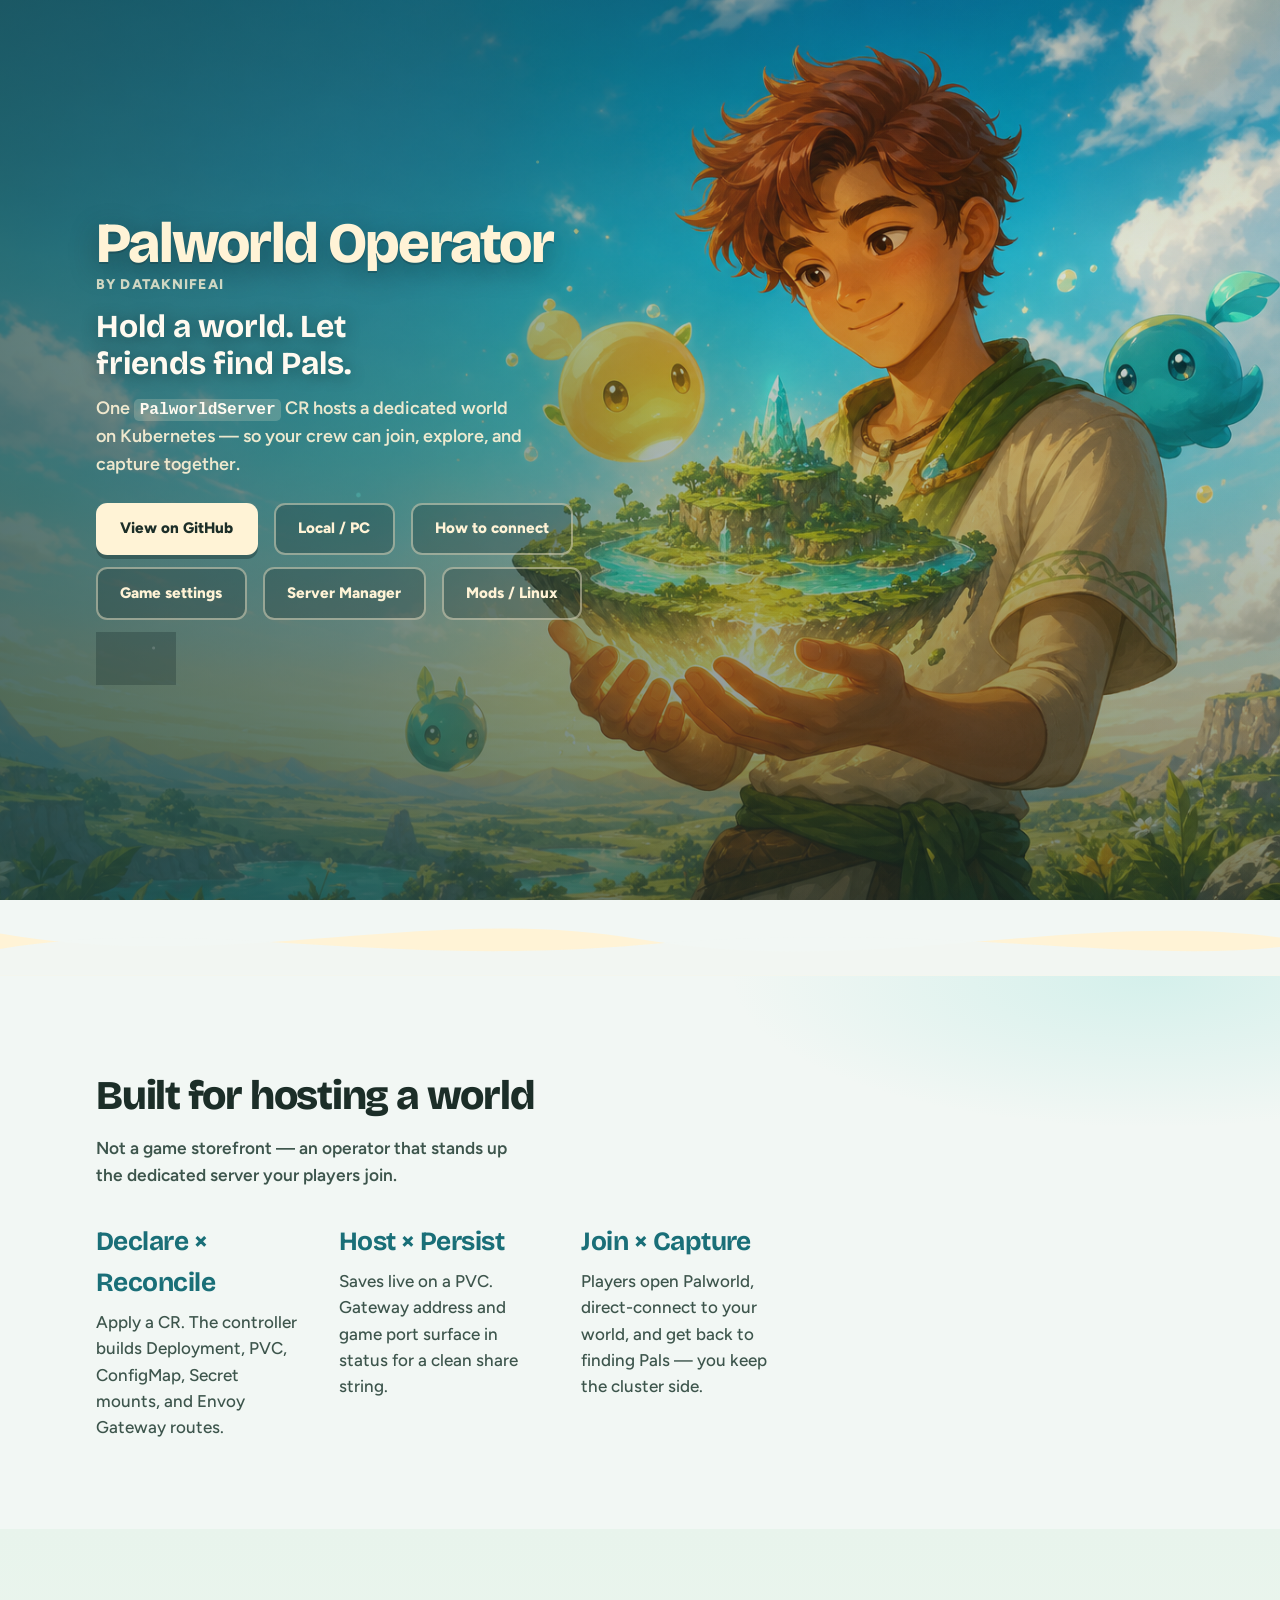
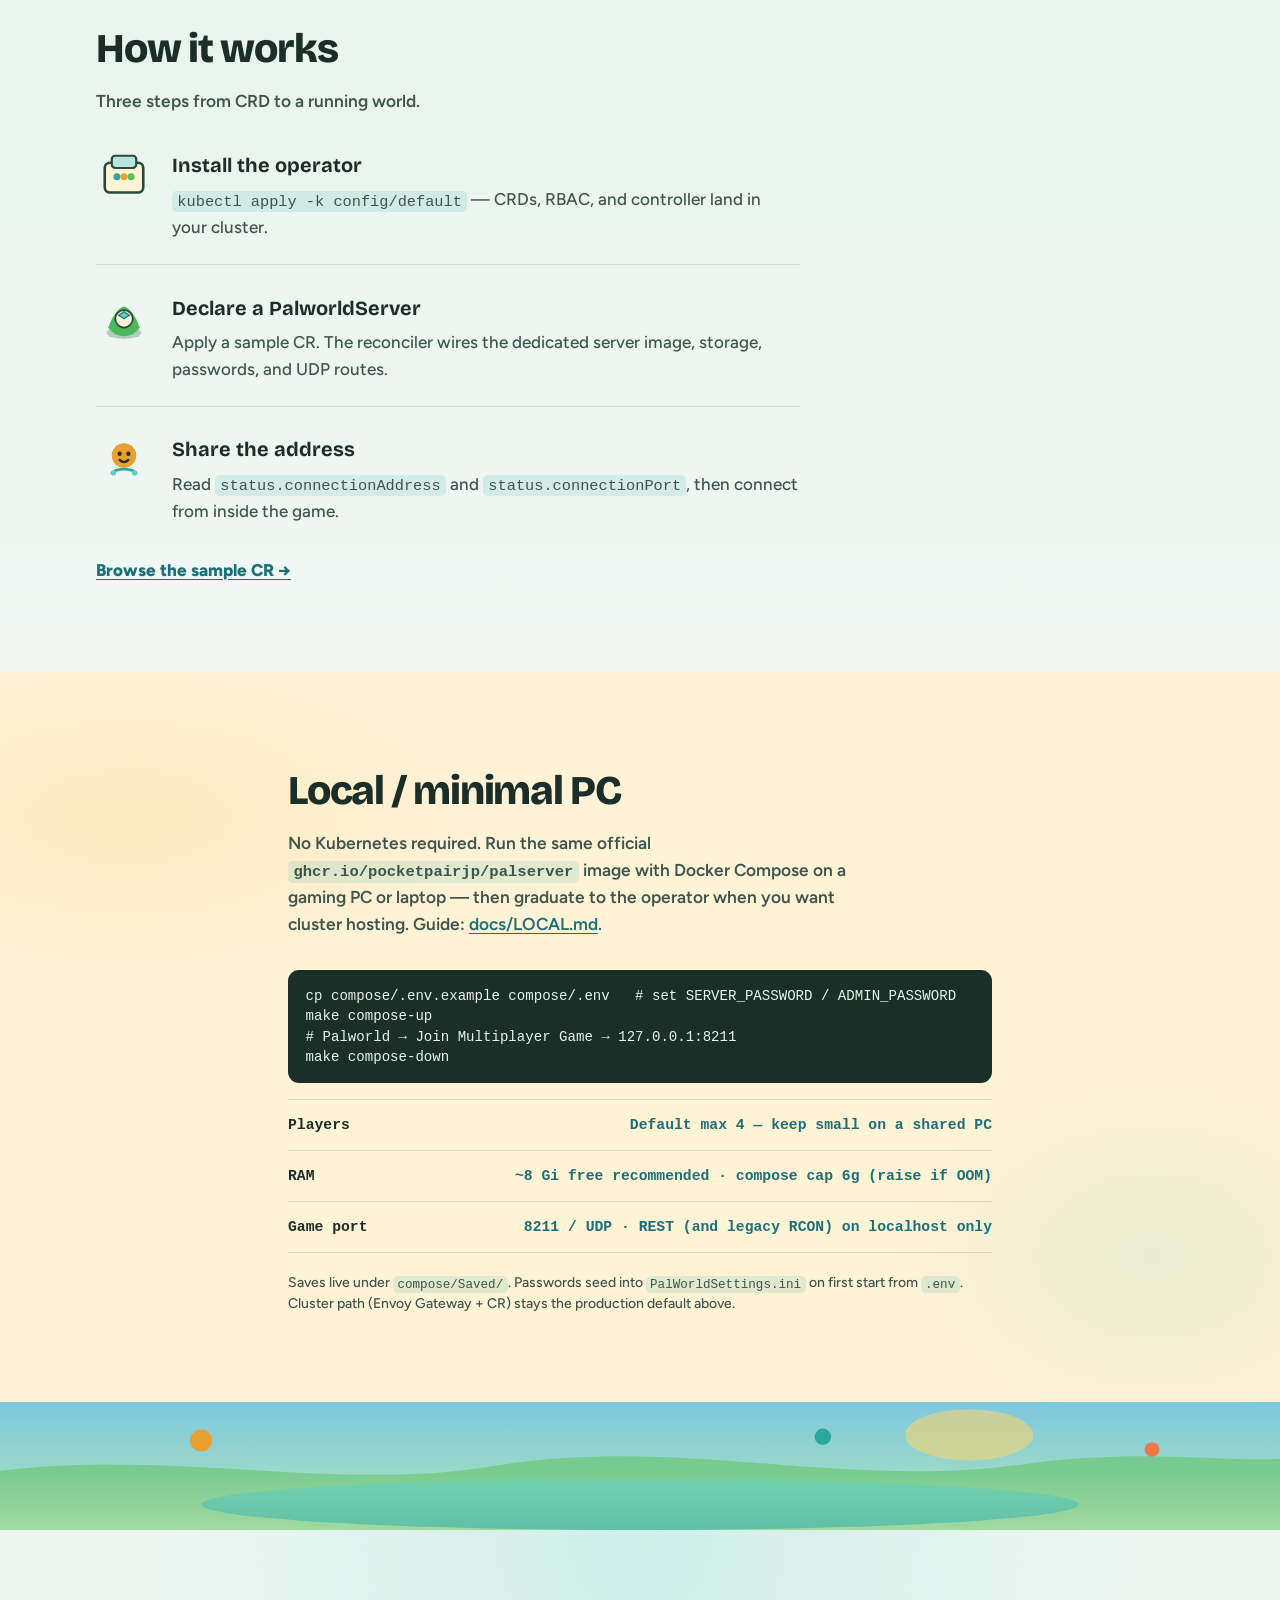
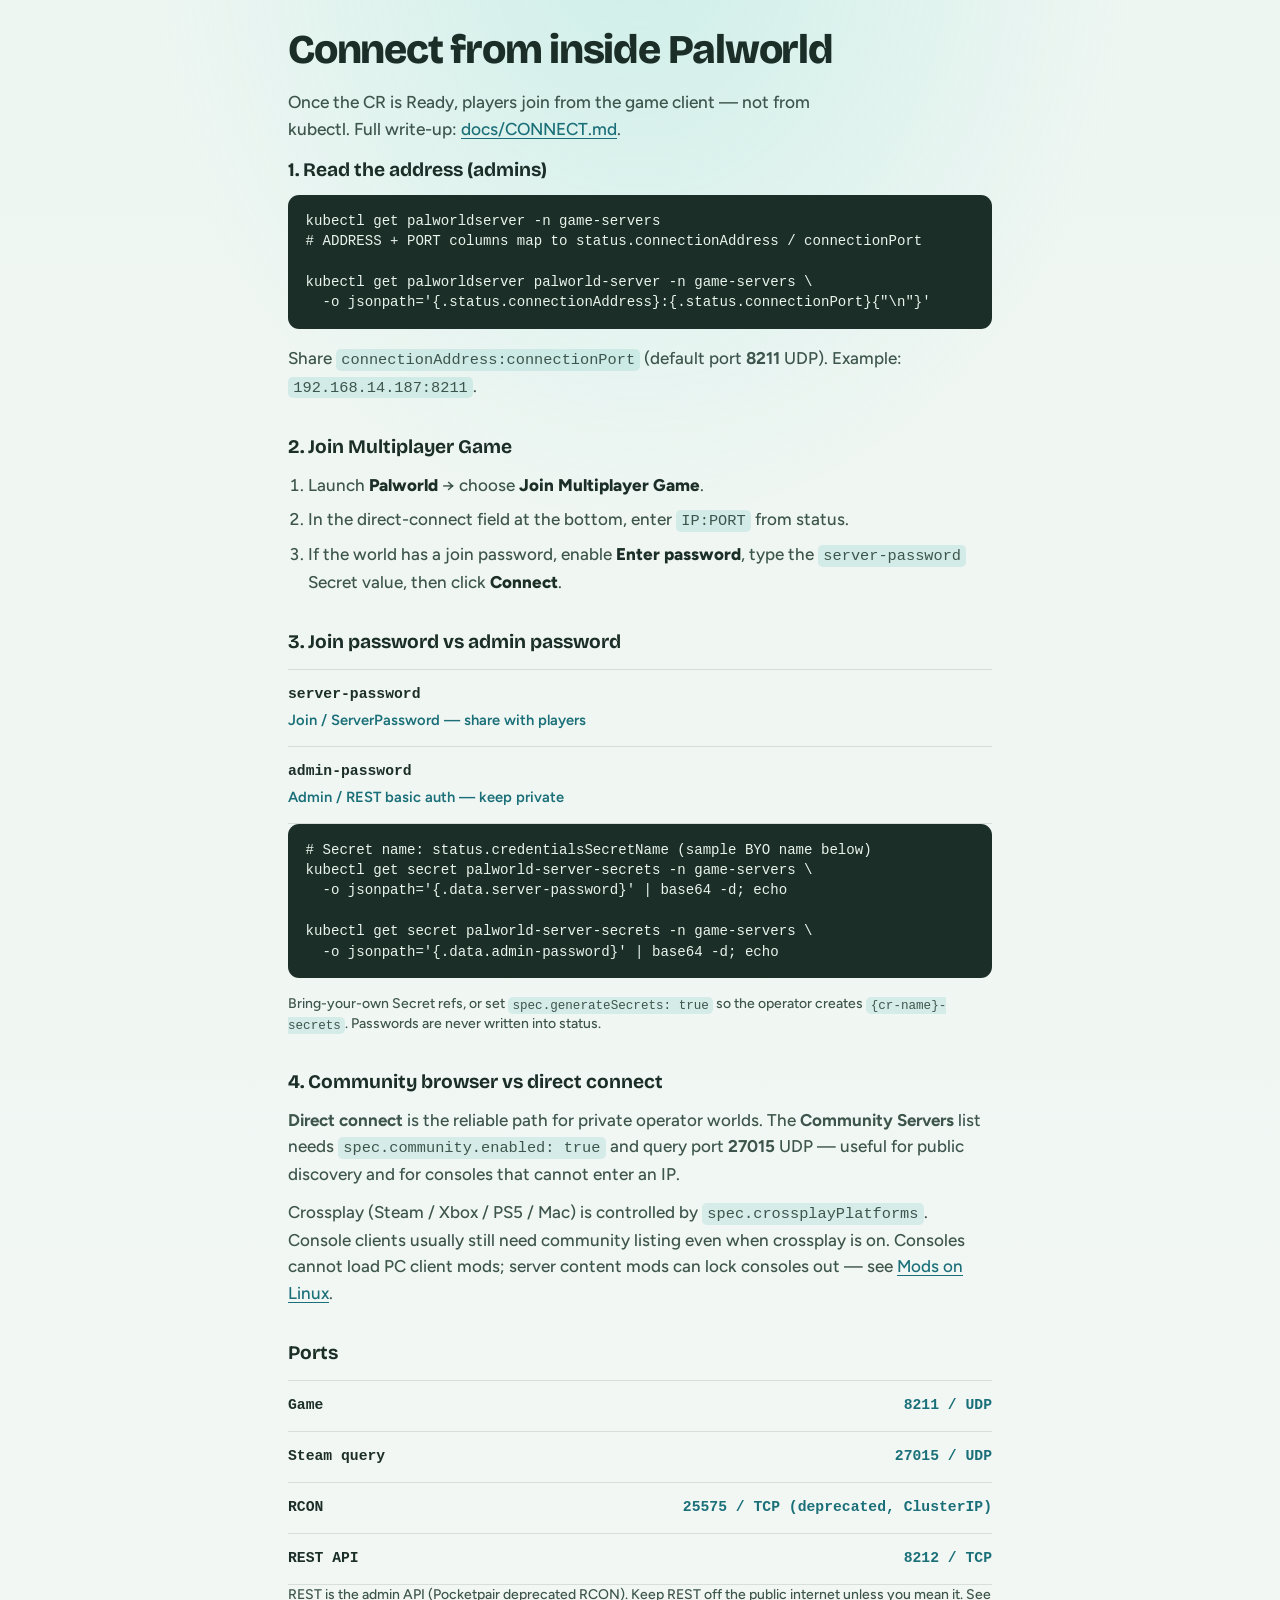
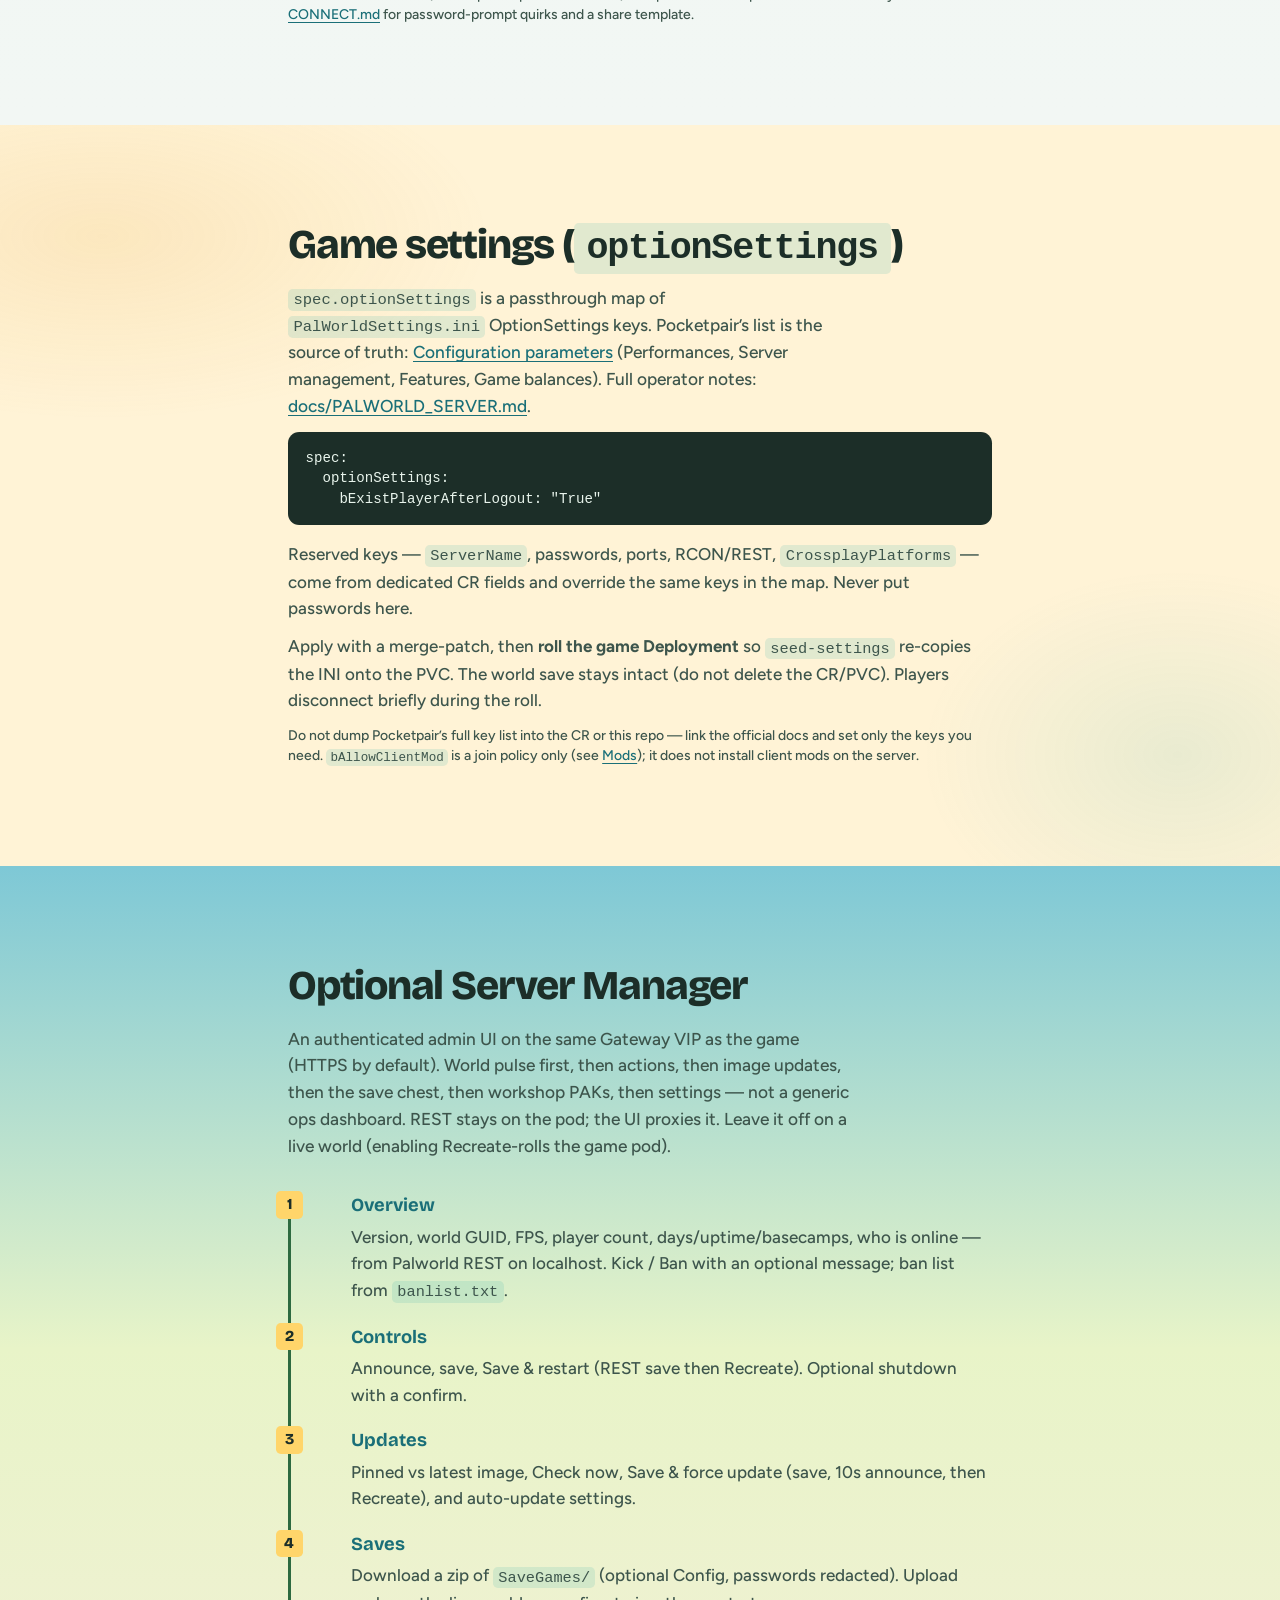
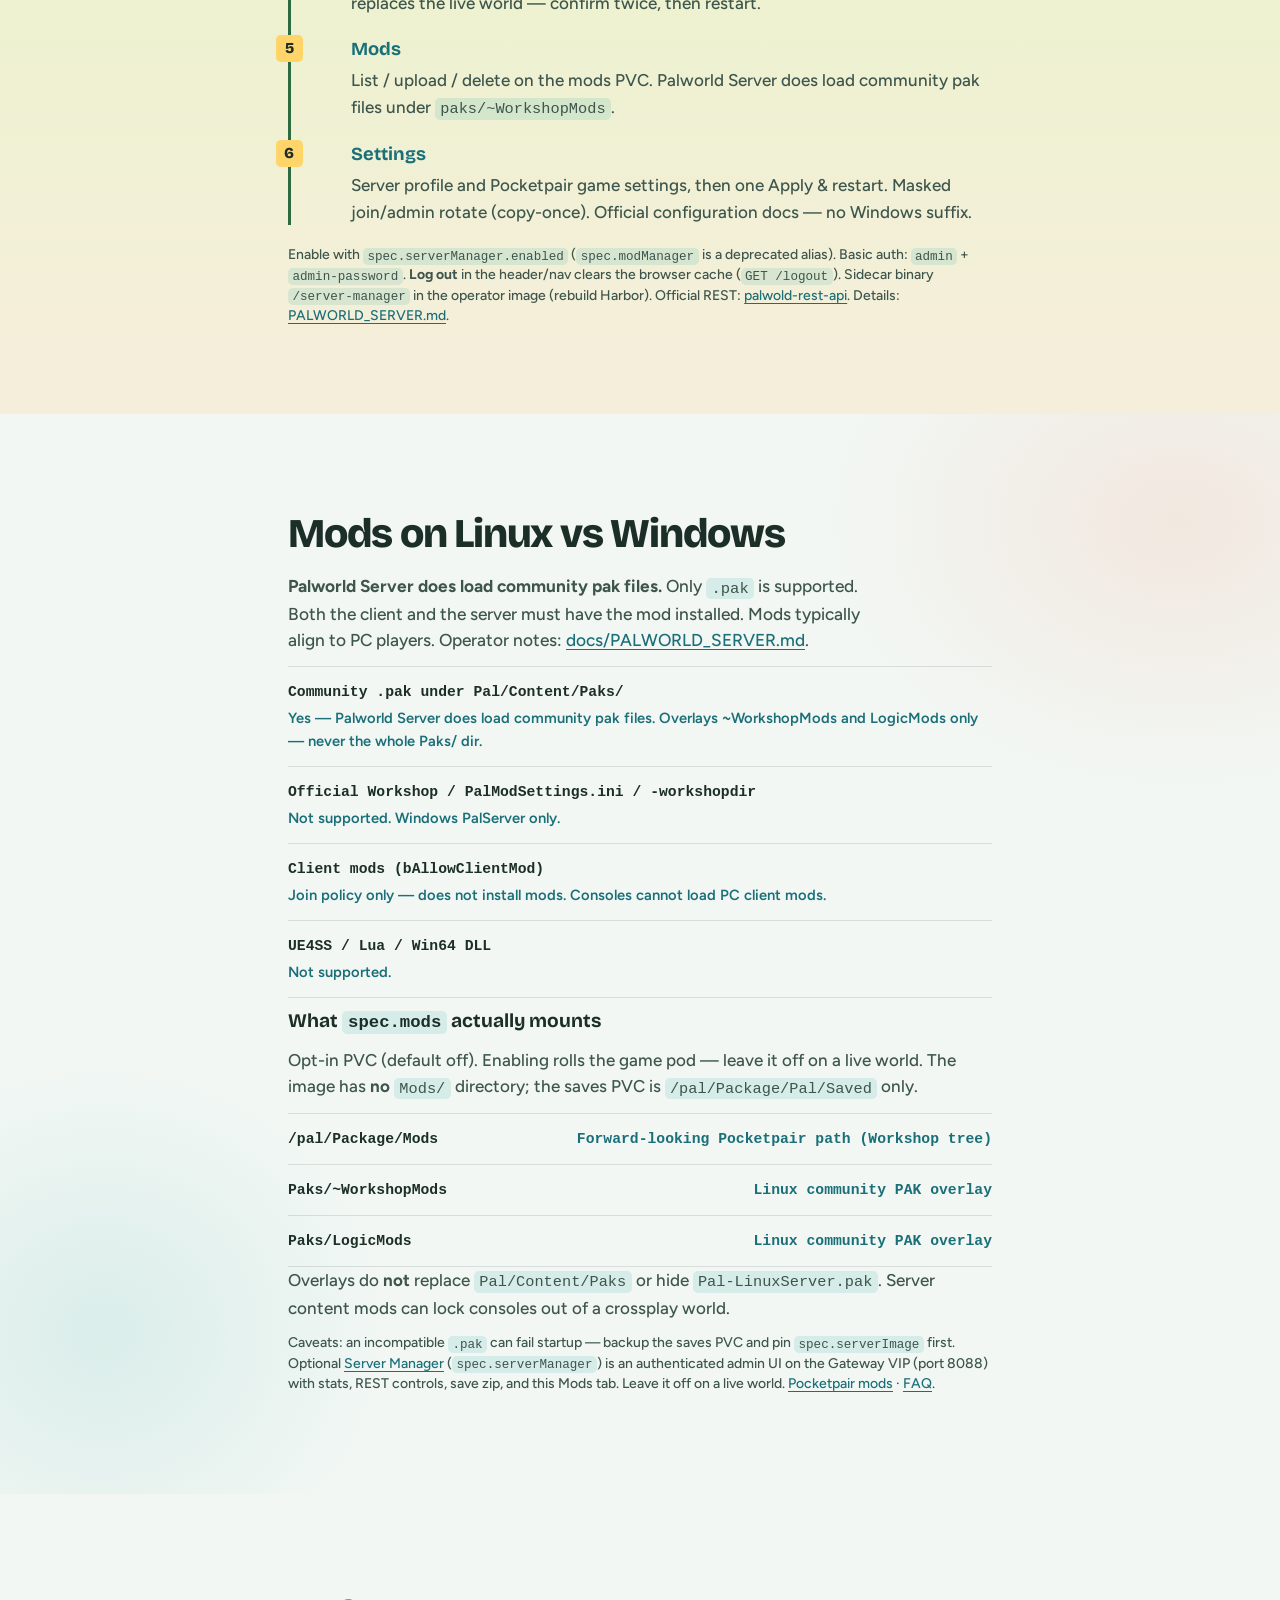
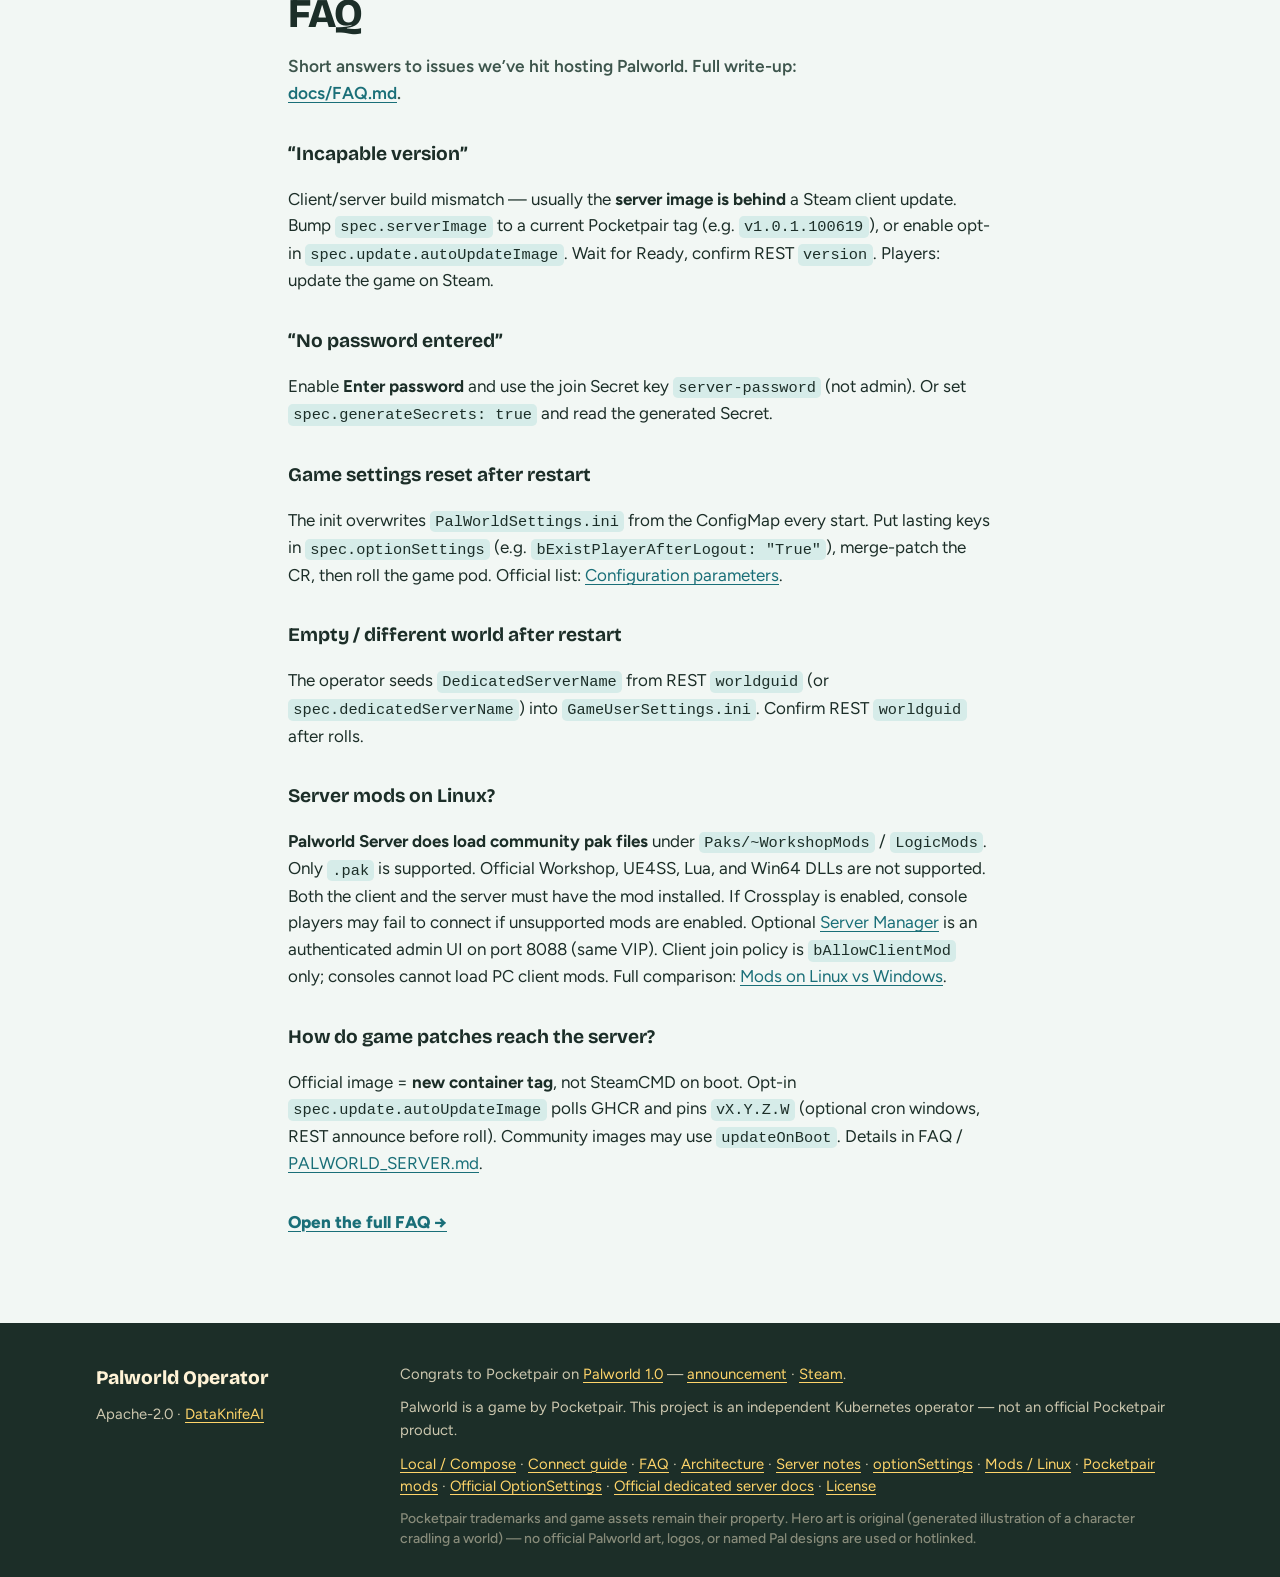
<file: docs/index.html>
<!DOCTYPE html>
<html lang="en">
<head>
  <meta charset="utf-8" />
  <meta name="viewport" content="width=device-width, initial-scale=1" />
  <title>Palworld Operator — DataKnifeAI</title>
  <meta name="description" content="Host a Palworld world on Kubernetes. Declare a PalworldServer CR and give players a place to find and capture Pals." />
  <meta property="og:title" content="Palworld Operator — DataKnifeAI" />
  <meta property="og:description" content="Kubernetes operator for Palworld dedicated servers — spin up a world, share an address, play." />
  <meta property="og:type" content="website" />
  <meta property="og:image" content="assets/hero-world-keeper.png" />
  <link rel="preconnect" href="https://fonts.googleapis.com" />
  <link rel="preconnect" href="https://fonts.gstatic.com" crossorigin />
  <link href="https://fonts.googleapis.com/css2?family=Bricolage+Grotesque:opsz,wght@12..96,600;12..96,700;12..96,800&family=Figtree:wght@400;500;600;700;800&display=swap" rel="stylesheet" />
  <link rel="stylesheet" href="assets/landing.css" />
</head>
<body>
  <a class="skip" href="#main">Skip to content</a>

  <header class="hero" id="top">
    <div class="hero__media" aria-hidden="true">
      <img
        class="hero__photo"
        src="assets/hero-world-keeper.png"
        alt=""
        width="1536"
        height="1024"
        decoding="async"
        fetchpriority="high"
      />
      <div class="hero__veil"></div>
      <div class="hero__spark"></div>
    </div>

    <div class="hero__content">
      <p class="brand">
        <span class="brand__name">Palworld Operator</span>
        <span class="brand__by">by DataKnifeAI</span>
      </p>
      <h1 class="hero__title">Hold a world. Let friends find Pals.</h1>
      <p class="hero__lede">
        One <code>PalworldServer</code> CR hosts a dedicated world on Kubernetes —
        so your crew can join, explore, and capture together.
      </p>
      <div class="cta">
        <a class="btn btn--primary" href="https://github.com/DataKnifeAI/palworld-operator">View on GitHub</a>
        <a class="btn btn--ghost" href="#local">Local / PC</a>
        <a class="btn btn--ghost" href="#connect">How to connect</a>
        <a class="btn btn--ghost" href="#settings">Game settings</a>
        <a class="btn btn--ghost" href="#manager">Server Manager</a>
        <a class="btn btn--ghost" href="#mods">Mods / Linux</a>
        <a class="btn btn--ghost" href="#faq">FAQ</a>
      </div>
    </div>
  </header>

  <div class="wave" aria-hidden="true">
    <svg viewBox="0 0 1440 80" preserveAspectRatio="none" xmlns="http://www.w3.org/2000/svg">
      <path d="M0 36 C260 78 480 4 720 42 C980 82 1200 12 1440 40 L1440 80 L0 80 Z" fill="var(--sand)" />
      <path d="M0 52 C220 18 420 72 720 48 C1040 22 1260 68 1440 50 L1440 80 L0 80 Z" fill="var(--paper)" opacity="0.95" />
    </svg>
  </div>

  <main id="main">
    <section class="section section--promise" aria-labelledby="promise-heading">
      <div class="wrap">
        <div class="section__intro">
          <h2 id="promise-heading">Built for hosting a world</h2>
          <p class="section__lede">
            Not a game storefront — an operator that stands up the dedicated server your players join.
          </p>
        </div>

        <ul class="pillars">
          <li class="pillars__item">
            <h3>Declare × Reconcile</h3>
            <p>Apply a CR. The controller builds Deployment, PVC, ConfigMap, Secret mounts, and Envoy Gateway routes.</p>
          </li>
          <li class="pillars__item">
            <h3>Host × Persist</h3>
            <p>Saves live on a PVC. Gateway address and game port surface in status for a clean share string.</p>
          </li>
          <li class="pillars__item">
            <h3>Join × Capture</h3>
            <p>Players open Palworld, direct-connect to your world, and get back to finding Pals — you keep the cluster side.</p>
          </li>
        </ul>
      </div>
    </section>

    <section class="section section--how" aria-labelledby="how-heading">
      <div class="wrap">
        <div class="section__intro">
          <h2 id="how-heading">How it works</h2>
          <p class="section__lede">Three steps from CRD to a running world.</p>
        </div>

        <ol class="steps">
          <li class="steps__item">
            <div class="steps__icon" aria-hidden="true">
              <svg viewBox="0 0 64 64" xmlns="http://www.w3.org/2000/svg">
                <rect x="10" y="18" width="44" height="34" rx="6" fill="#fff3d6" stroke="#2a4a3c" stroke-width="3" />
                <rect x="18" y="10" width="28" height="14" rx="4" fill="#b8e4e0" stroke="#2a4a3c" stroke-width="2.5" />
                <circle cx="24" cy="34" r="4" fill="#2aa8a0" />
                <circle cx="32" cy="34" r="4" fill="#e8a030" />
                <circle cx="40" cy="34" r="4" fill="#5cbf58" />
              </svg>
            </div>
            <div>
              <h3>Install the operator</h3>
              <p><code>kubectl apply -k config/default</code> — CRDs, RBAC, and controller land in your cluster.</p>
            </div>
          </li>
          <li class="steps__item">
            <div class="steps__icon" aria-hidden="true">
              <svg viewBox="0 0 64 64" xmlns="http://www.w3.org/2000/svg">
                <ellipse cx="32" cy="50" rx="20" ry="7" fill="#1f5a48" opacity="0.28" />
                <path d="M14 44 C20 28 26 22 32 20 C38 22 44 28 50 44 C44 52 38 54 32 54 C26 54 20 52 14 44 Z" fill="#4cb85a" />
                <circle cx="32" cy="34" r="10" fill="#fff3d6" stroke="#2a4a3c" stroke-width="2" />
                <path d="M32 26 L38 30 L32 34 L26 30 Z" fill="#5ed4c8" stroke="#1a7a78" stroke-width="1.5" />
              </svg>
            </div>
            <div>
              <h3>Declare a PalworldServer</h3>
              <p>Apply a sample CR. The reconciler wires the dedicated server image, storage, passwords, and UDP routes.</p>
            </div>
          </li>
          <li class="steps__item">
            <div class="steps__icon" aria-hidden="true">
              <svg viewBox="0 0 64 64" xmlns="http://www.w3.org/2000/svg">
                <circle cx="32" cy="28" r="14" fill="#e8a030" />
                <circle cx="27" cy="26" r="2.5" fill="#243028" />
                <circle cx="37" cy="26" r="2.5" fill="#243028" />
                <path d="M27 33 Q32 38 37 33" fill="none" stroke="#243028" stroke-width="2.5" stroke-linecap="round" />
                <path d="M18 48 C24 42 40 42 46 48" fill="none" stroke="#2aa8a0" stroke-width="3" stroke-linecap="round" />
                <circle cx="20" cy="48" r="3" fill="#5ed4c8" />
                <circle cx="44" cy="48" r="3" fill="#5ed4c8" />
              </svg>
            </div>
            <div>
              <h3>Share the address</h3>
              <p>Read <code>status.connectionAddress</code> and <code>status.connectionPort</code>, then connect from inside the game.</p>
            </div>
          </li>
        </ol>

        <p class="section__cta">
          <a href="https://github.com/DataKnifeAI/palworld-operator/blob/main/config/samples/palworld_v1alpha1_palworldserver.yaml">Browse the sample CR →</a>
        </p>
      </div>
    </section>

    <section class="section section--local" id="local" aria-labelledby="local-heading">
      <div class="wrap wrap--readable">
        <h2 id="local-heading">Local / minimal PC</h2>
        <p class="section__lede section__lede--wide">
          No Kubernetes required. Run the same official
          <code>ghcr.io/pocketpairjp/palserver</code> image with Docker Compose on a
          gaming PC or laptop — then graduate to the operator when you want cluster
          hosting. Guide:
          <a href="https://github.com/DataKnifeAI/palworld-operator/blob/main/docs/LOCAL.md">docs/LOCAL.md</a>.
        </p>

        <pre class="codeblock"><code>cp compose/.env.example compose/.env   # set SERVER_PASSWORD / ADMIN_PASSWORD
make compose-up
# Palworld → Join Multiplayer Game → 127.0.0.1:8211
make compose-down</code></pre>

        <ul class="ports">
          <li><span class="ports__label">Players</span> <span class="ports__value">Default max 4 — keep small on a shared PC</span></li>
          <li><span class="ports__label">RAM</span> <span class="ports__value">~8&nbsp;Gi free recommended · compose cap 6g (raise if OOM)</span></li>
          <li><span class="ports__label">Game port</span> <span class="ports__value">8211 / UDP · REST (and legacy RCON) on localhost only</span></li>
        </ul>
        <p class="fineprint">
          Saves live under <code>compose/Saved/</code>. Passwords seed into
          <code>PalWorldSettings.ini</code> on first start from <code>.env</code>.
          Cluster path (Envoy Gateway + CR) stays the production default above.
        </p>
      </div>
    </section>

    <div class="divider" aria-hidden="true">
      <svg class="divider__scene" viewBox="0 0 1440 140" xmlns="http://www.w3.org/2000/svg" preserveAspectRatio="xMidYMid slice">
        <defs>
          <linearGradient id="divSky" x1="0" y1="0" x2="0" y2="1">
            <stop offset="0%" stop-color="#7ec8e0" />
            <stop offset="55%" stop-color="#9ad8c8" />
            <stop offset="100%" stop-color="#e8f4ec" />
          </linearGradient>
          <linearGradient id="divWater" x1="0" y1="0" x2="0" y2="1">
            <stop offset="0%" stop-color="#5ed4d0" stop-opacity="0.45" />
            <stop offset="100%" stop-color="#2aa8a8" stop-opacity="0.55" />
          </linearGradient>
        </defs>
        <rect width="1440" height="140" fill="url(#divSky)" />
        <ellipse class="divider__glow" cx="1080" cy="36" rx="70" ry="28" fill="#ffd56a" opacity="0.55" />
        <path d="M0 78 C200 48 380 100 560 70 C760 36 940 96 1140 68 C1280 48 1380 70 1440 60 L1440 140 L0 140 Z" fill="#5cbf58" opacity="0.5" />
        <ellipse cx="720" cy="112" rx="480" ry="28" fill="url(#divWater)" />
        <g class="divider__orbs">
          <circle cx="240" cy="42" r="12" fill="#e8a030" />
          <circle cx="920" cy="38" r="9" fill="#2aa8a0" />
          <circle cx="1280" cy="52" r="8" fill="#f07848" />
        </g>
      </svg>
    </div>

    <section class="section section--connect" id="connect" aria-labelledby="connect-heading">
      <div class="wrap wrap--readable">
        <h2 id="connect-heading">Connect from inside Palworld</h2>
        <p class="section__lede section__lede--wide">
          Once the CR is Ready, players join from the game client — not from kubectl.
          Full write-up:
          <a href="https://github.com/DataKnifeAI/palworld-operator/blob/main/docs/CONNECT.md">docs/CONNECT.md</a>.
        </p>

        <h3 class="subhead">1. Read the address (admins)</h3>
        <pre class="codeblock"><code>kubectl get palworldserver -n game-servers
# ADDRESS + PORT columns map to status.connectionAddress / connectionPort

kubectl get palworldserver palworld-server -n game-servers \
  -o jsonpath='{.status.connectionAddress}:{.status.connectionPort}{"\n"}'</code></pre>
        <p>
          Share <code>connectionAddress:connectionPort</code> (default port <strong>8211</strong> UDP).
          Example: <code>192.168.14.187:8211</code>.
        </p>

        <h3 class="subhead">2. Join Multiplayer Game</h3>
        <ol class="guide">
          <li>Launch <strong>Palworld</strong> → choose <strong>Join Multiplayer Game</strong>.</li>
          <li>In the direct-connect field at the bottom, enter <code>IP:PORT</code> from status.</li>
          <li>
            If the world has a join password, enable <strong>Enter password</strong>, type the
            <code>server-password</code> Secret value, then click <strong>Connect</strong>.
          </li>
        </ol>

        <h3 class="subhead">3. Join password vs admin password</h3>
        <ul class="ports ports--passwords">
          <li>
            <span class="ports__label">server-password</span>
            <span class="ports__value">Join / ServerPassword — share with players</span>
          </li>
          <li>
            <span class="ports__label">admin-password</span>
            <span class="ports__value">Admin / REST basic auth — keep private</span>
          </li>
        </ul>
        <pre class="codeblock"><code># Secret name: status.credentialsSecretName (sample BYO name below)
kubectl get secret palworld-server-secrets -n game-servers \
  -o jsonpath='{.data.server-password}' | base64 -d; echo

kubectl get secret palworld-server-secrets -n game-servers \
  -o jsonpath='{.data.admin-password}' | base64 -d; echo</code></pre>
        <p class="fineprint">
          Bring-your-own Secret refs, or set <code>spec.generateSecrets: true</code> so the
          operator creates <code>{cr-name}-secrets</code>. Passwords are never written into status.
        </p>

        <h3 class="subhead">4. Community browser vs direct connect</h3>
        <p>
          <strong>Direct connect</strong> is the reliable path for private operator worlds.
          The <strong>Community Servers</strong> list needs <code>spec.community.enabled: true</code>
          and query port <strong>27015</strong> UDP — useful for public discovery and for consoles
          that cannot enter an IP.
        </p>
        <p>
          Crossplay (Steam / Xbox / PS5 / Mac) is controlled by <code>spec.crossplayPlatforms</code>.
          Console clients usually still need community listing even when crossplay is on.
          Consoles cannot load PC client mods; server content mods can lock consoles out —
          see <a href="#mods">Mods on Linux</a>.
        </p>

        <h3 class="subhead">Ports</h3>
        <ul class="ports">
          <li><span class="ports__label">Game</span> <span class="ports__value">8211 / UDP</span></li>
          <li><span class="ports__label">Steam query</span> <span class="ports__value">27015 / UDP</span></li>
          <li><span class="ports__label">RCON</span> <span class="ports__value">25575 / TCP (deprecated, ClusterIP)</span></li>
          <li><span class="ports__label">REST API</span> <span class="ports__value">8212 / TCP</span></li>
        </ul>
        <p class="fineprint">
          REST is the admin API (Pocketpair deprecated RCON). Keep REST off the public internet unless you mean it.
          See <a href="https://github.com/DataKnifeAI/palworld-operator/blob/main/docs/CONNECT.md">CONNECT.md</a>
          for password-prompt quirks and a share template.
        </p>
      </div>
    </section>

    <section class="section section--settings" id="settings" aria-labelledby="settings-heading">
      <div class="wrap wrap--readable">
        <h2 id="settings-heading">Game settings (<code>optionSettings</code>)</h2>
        <p class="section__lede section__lede--wide">
          <code>spec.optionSettings</code> is a passthrough map of
          <code>PalWorldSettings.ini</code> OptionSettings keys.
          Pocketpair’s list is the source of truth:
          <a href="https://docs.palworldgame.com/settings-and-operation/configuration/">Configuration parameters</a>
          (Performances, Server management, Features, Game balances).
          Full operator notes:
          <a href="https://github.com/DataKnifeAI/palworld-operator/blob/main/docs/PALWORLD_SERVER.md">docs/PALWORLD_SERVER.md</a>.
        </p>

        <pre class="codeblock"><code>spec:
  optionSettings:
    bExistPlayerAfterLogout: "True"</code></pre>

        <p>
          Reserved keys — <code>ServerName</code>, passwords, ports, RCON/REST,
          <code>CrossplayPlatforms</code> — come from dedicated CR fields and
          override the same keys in the map. Never put passwords here.
        </p>
        <p>
          Apply with a merge-patch, then <strong>roll the game Deployment</strong>
          so <code>seed-settings</code> re-copies the INI onto the PVC.
          The world save stays intact (do not delete the CR/PVC).
          Players disconnect briefly during the roll.
        </p>
        <p class="fineprint">
          Do not dump Pocketpair’s full key list into the CR or this repo — link
          the official docs and set only the keys you need.
          <code>bAllowClientMod</code> is a join policy only (see
          <a href="#mods">Mods</a>); it does not install client mods on the server.
        </p>
      </div>
    </section>

    <section class="section section--manager" id="manager" aria-labelledby="manager-heading">
      <div class="wrap wrap--readable">
        <h2 id="manager-heading">Optional Server Manager</h2>
        <p class="section__lede section__lede--wide">
          An authenticated admin UI on the same Gateway VIP as the game (HTTPS by default).
          World pulse first, then actions, then image updates, then the save chest, then workshop PAKs, then settings —
          not a generic ops dashboard. REST stays on the pod; the UI proxies it.
          Leave it off on a live world (enabling Recreate-rolls the game pod).
        </p>
        <ol class="journey">
          <li>
            <span class="journey__step">1</span>
            <div>
              <h3>Overview</h3>
              <p>Version, world GUID, FPS, player count, days/uptime/basecamps, who is online — from Palworld REST on localhost. Kick / Ban with an optional message; ban list from <code>banlist.txt</code>.</p>
            </div>
          </li>
          <li>
            <span class="journey__step">2</span>
            <div>
              <h3>Controls</h3>
              <p>Announce, save, Save &amp; restart (REST save then Recreate). Optional shutdown with a confirm.</p>
            </div>
          </li>
          <li>
            <span class="journey__step">3</span>
            <div>
              <h3>Updates</h3>
              <p>Pinned vs latest image, Check now, Save &amp; force update (save, 10s announce, then Recreate), and auto-update settings.</p>
            </div>
          </li>
          <li>
            <span class="journey__step">4</span>
            <div>
              <h3>Saves</h3>
              <p>Download a zip of <code>SaveGames/</code> (optional Config, passwords redacted). Upload replaces the live world — confirm twice, then restart.</p>
            </div>
          </li>
          <li>
            <span class="journey__step">5</span>
            <div>
              <h3>Mods</h3>
              <p>List / upload / delete on the mods PVC. Palworld Server does load community pak files under <code>paks/~WorkshopMods</code>.</p>
            </div>
          </li>
          <li>
            <span class="journey__step">6</span>
            <div>
              <h3>Settings</h3>
              <p>Server profile and Pocketpair game settings, then one Apply &amp; restart. Masked join/admin rotate (copy-once). Official configuration docs — no Windows suffix.</p>
            </div>
          </li>
        </ol>
        <p class="fineprint">
          Enable with <code>spec.serverManager.enabled</code> (<code>spec.modManager</code> is a deprecated alias).
          Basic auth: <code>admin</code> + <code>admin-password</code>.
          <strong>Log out</strong> in the header/nav clears the browser cache
          (<code>GET /logout</code>).
          Sidecar binary <code>/server-manager</code> in the operator image (rebuild Harbor).
          Official REST:
          <a href="https://docs.palworldgame.com/api/rest-api/palwold-rest-api">palwold-rest-api</a>.
          Details:
          <a href="https://github.com/DataKnifeAI/palworld-operator/blob/main/docs/PALWORLD_SERVER.md">PALWORLD_SERVER.md</a>.
        </p>
      </div>
    </section>

    <section class="section section--mods" id="mods" aria-labelledby="mods-heading">
      <div class="wrap wrap--readable">
        <h2 id="mods-heading">Mods on Linux vs Windows</h2>
        <p class="section__lede section__lede--wide">
          <strong>Palworld Server does load community pak files.</strong>
          Only <code>.pak</code> is supported. Both the client and the server
          must have the mod installed. Mods typically align to PC players.
          Operator notes:
          <a href="https://github.com/DataKnifeAI/palworld-operator/blob/main/docs/PALWORLD_SERVER.md">docs/PALWORLD_SERVER.md</a>.
        </p>

        <ul class="ports ports--passwords">
          <li>
            <span class="ports__label">Community .pak under Pal/Content/Paks/</span>
            <span class="ports__value">Yes — Palworld Server does load community pak files. Overlays ~WorkshopMods and LogicMods only — never the whole Paks/ dir.</span>
          </li>
          <li>
            <span class="ports__label">Official Workshop / PalModSettings.ini / -workshopdir</span>
            <span class="ports__value">Not supported. Windows PalServer only.</span>
          </li>
          <li>
            <span class="ports__label">Client mods (bAllowClientMod)</span>
            <span class="ports__value">Join policy only — does not install mods. Consoles cannot load PC client mods.</span>
          </li>
          <li>
            <span class="ports__label">UE4SS / Lua / Win64 DLL</span>
            <span class="ports__value">Not supported.</span>
          </li>
        </ul>

        <h3 class="subhead">What <code>spec.mods</code> actually mounts</h3>
        <p>
          Opt-in PVC (default off). Enabling rolls the game pod — leave it off on a live world.
          The image has <strong>no</strong> <code>Mods/</code> directory; the saves PVC is
          <code>/pal/Package/Pal/Saved</code> only.
        </p>
        <ul class="ports">
          <li>
            <span class="ports__label">/pal/Package/Mods</span>
            <span class="ports__value">Forward-looking Pocketpair path (Workshop tree)</span>
          </li>
          <li>
            <span class="ports__label">Paks/~WorkshopMods</span>
            <span class="ports__value">Linux community PAK overlay</span>
          </li>
          <li>
            <span class="ports__label">Paks/LogicMods</span>
            <span class="ports__value">Linux community PAK overlay</span>
          </li>
        </ul>
        <p>
          Overlays do <strong>not</strong> replace <code>Pal/Content/Paks</code> or hide
          <code>Pal-LinuxServer.pak</code>. Server content mods can lock consoles out of
          a crossplay world.
        </p>
        <p class="fineprint">
          Caveats: an incompatible <code>.pak</code> can fail startup — backup the saves PVC
          and pin <code>spec.serverImage</code> first.
          Optional <a href="#manager">Server Manager</a> (<code>spec.serverManager</code>)
          is an authenticated admin UI on the Gateway VIP (port 8088) with stats,
          REST controls, save zip, and this Mods tab. Leave it off on a live world.
          <a href="https://docs.palworldgame.com/settings-and-operation/mod/">Pocketpair mods</a>
          ·
          <a href="https://github.com/DataKnifeAI/palworld-operator/blob/main/docs/FAQ.md">FAQ</a>.
        </p>
      </div>
    </section>

    <section class="section section--faq" id="faq" aria-labelledby="faq-heading">
      <div class="wrap wrap--readable">
        <h2 id="faq-heading">FAQ</h2>
        <p class="section__lede section__lede--wide">
          Short answers to issues we’ve hit hosting Palworld. Full write-up:
          <a href="https://github.com/DataKnifeAI/palworld-operator/blob/main/docs/FAQ.md">docs/FAQ.md</a>.
        </p>

        <h3 class="subhead">“Incapable version”</h3>
        <p>
          Client/server build mismatch — usually the <strong>server image is behind</strong> a Steam client update.
          Bump <code>spec.serverImage</code> to a current Pocketpair tag (e.g. <code>v1.0.1.100619</code>), or enable
          opt-in <code>spec.update.autoUpdateImage</code>. Wait for Ready, confirm REST <code>version</code>.
          Players: update the game on Steam.
        </p>

        <h3 class="subhead">“No password entered”</h3>
        <p>
          Enable <strong>Enter password</strong> and use the join Secret key <code>server-password</code>
          (not admin). Or set <code>spec.generateSecrets: true</code> and read the generated Secret.
        </p>

        <h3 class="subhead">Game settings reset after restart</h3>
        <p>
          The init overwrites <code>PalWorldSettings.ini</code> from the ConfigMap
          every start. Put lasting keys in <code>spec.optionSettings</code>
          (e.g. <code>bExistPlayerAfterLogout: "True"</code>), merge-patch the CR,
          then roll the game pod. Official list:
          <a href="https://docs.palworldgame.com/settings-and-operation/configuration/">Configuration parameters</a>.
        </p>

        <h3 class="subhead">Empty / different world after restart</h3>
        <p>
          The operator seeds <code>DedicatedServerName</code> from REST <code>worldguid</code>
          (or <code>spec.dedicatedServerName</code>) into <code>GameUserSettings.ini</code>.
          Confirm REST <code>worldguid</code> after rolls.
        </p>

        <h3 class="subhead">Server mods on Linux?</h3>
        <p>
          <strong>Palworld Server does load community pak files</strong> under
          <code>Paks/~WorkshopMods</code> / <code>LogicMods</code>. Only
          <code>.pak</code> is supported. Official Workshop, UE4SS, Lua, and
          Win64 DLLs are not supported. Both the client and the server must
          have the mod installed. If Crossplay is enabled, console players
          may fail to connect if unsupported mods are enabled.
          Optional <a href="#manager">Server Manager</a> is an authenticated admin UI on port 8088
          (same VIP).
          Client join policy is <code>bAllowClientMod</code> only; consoles cannot load PC client mods.
          Full comparison: <a href="#mods">Mods on Linux vs Windows</a>.
        </p>

        <h3 class="subhead">How do game patches reach the server?</h3>
        <p>
          Official image = <strong>new container tag</strong>, not SteamCMD on boot. Opt-in
          <code>spec.update.autoUpdateImage</code> polls GHCR and pins <code>vX.Y.Z.W</code>
          (optional cron windows, REST announce before roll). Community images may use
          <code>updateOnBoot</code>. Details in FAQ /
          <a href="https://github.com/DataKnifeAI/palworld-operator/blob/main/docs/PALWORLD_SERVER.md">PALWORLD_SERVER.md</a>.
        </p>

        <p class="section__cta">
          <a href="https://github.com/DataKnifeAI/palworld-operator/blob/main/docs/FAQ.md">Open the full FAQ →</a>
        </p>
      </div>
    </section>
  </main>

  <footer class="footer">
    <div class="wrap footer__grid">
      <div>
        <p class="footer__brand">Palworld Operator</p>
        <p>Apache-2.0 · <a href="https://github.com/DataKnifeAI">DataKnifeAI</a></p>
      </div>
      <div>
        <p>
          Congrats to Pocketpair on
          <a href="https://store.steampowered.com/news/app/1623730/view/686383649529010623">Palworld 1.0</a>
          —
          <a href="https://www.pocketpair.jp/en/game-news/palworld-1-0-july-10-cinematic-trailer-revealed/">announcement</a>
          ·
          <a href="https://store.steampowered.com/app/1623730/Palworld/">Steam</a>.
        </p>
        <p>
          Palworld is a game by Pocketpair. This project is an independent Kubernetes operator —
          not an official Pocketpair product.
        </p>
        <p>
          <a href="https://github.com/DataKnifeAI/palworld-operator/blob/main/docs/LOCAL.md">Local / Compose</a>
          ·
          <a href="https://github.com/DataKnifeAI/palworld-operator/blob/main/docs/CONNECT.md">Connect guide</a>
          ·
          <a href="https://github.com/DataKnifeAI/palworld-operator/blob/main/docs/FAQ.md">FAQ</a>
          ·
          <a href="https://github.com/DataKnifeAI/palworld-operator/blob/main/docs/ARCHITECTURE.md">Architecture</a>
          ·
          <a href="https://github.com/DataKnifeAI/palworld-operator/blob/main/docs/PALWORLD_SERVER.md">Server notes</a>
          ·
          <a href="https://dataknifeai.github.io/palworld-operator/#settings">optionSettings</a>
          ·
          <a href="https://dataknifeai.github.io/palworld-operator/#mods">Mods / Linux</a>
          ·
          <a href="https://docs.palworldgame.com/settings-and-operation/mod/">Pocketpair mods</a>
          ·
          <a href="https://docs.palworldgame.com/settings-and-operation/configuration/">Official OptionSettings</a>
          ·
          <a href="https://docs.palworldgame.com/getting-started/deploy-dedicated-server">Official dedicated server docs</a>
          ·
          <a href="https://github.com/DataKnifeAI/palworld-operator/blob/main/LICENSE">License</a>
        </p>
        <p class="fineprint">
          Pocketpair trademarks and game assets remain their property. Hero art is original
          (generated illustration of a character cradling a world) — no official Palworld art,
          logos, or named Pal designs are used or hotlinked.
        </p>
      </div>
    </div>
  </footer>
</body>
</html>
</file>
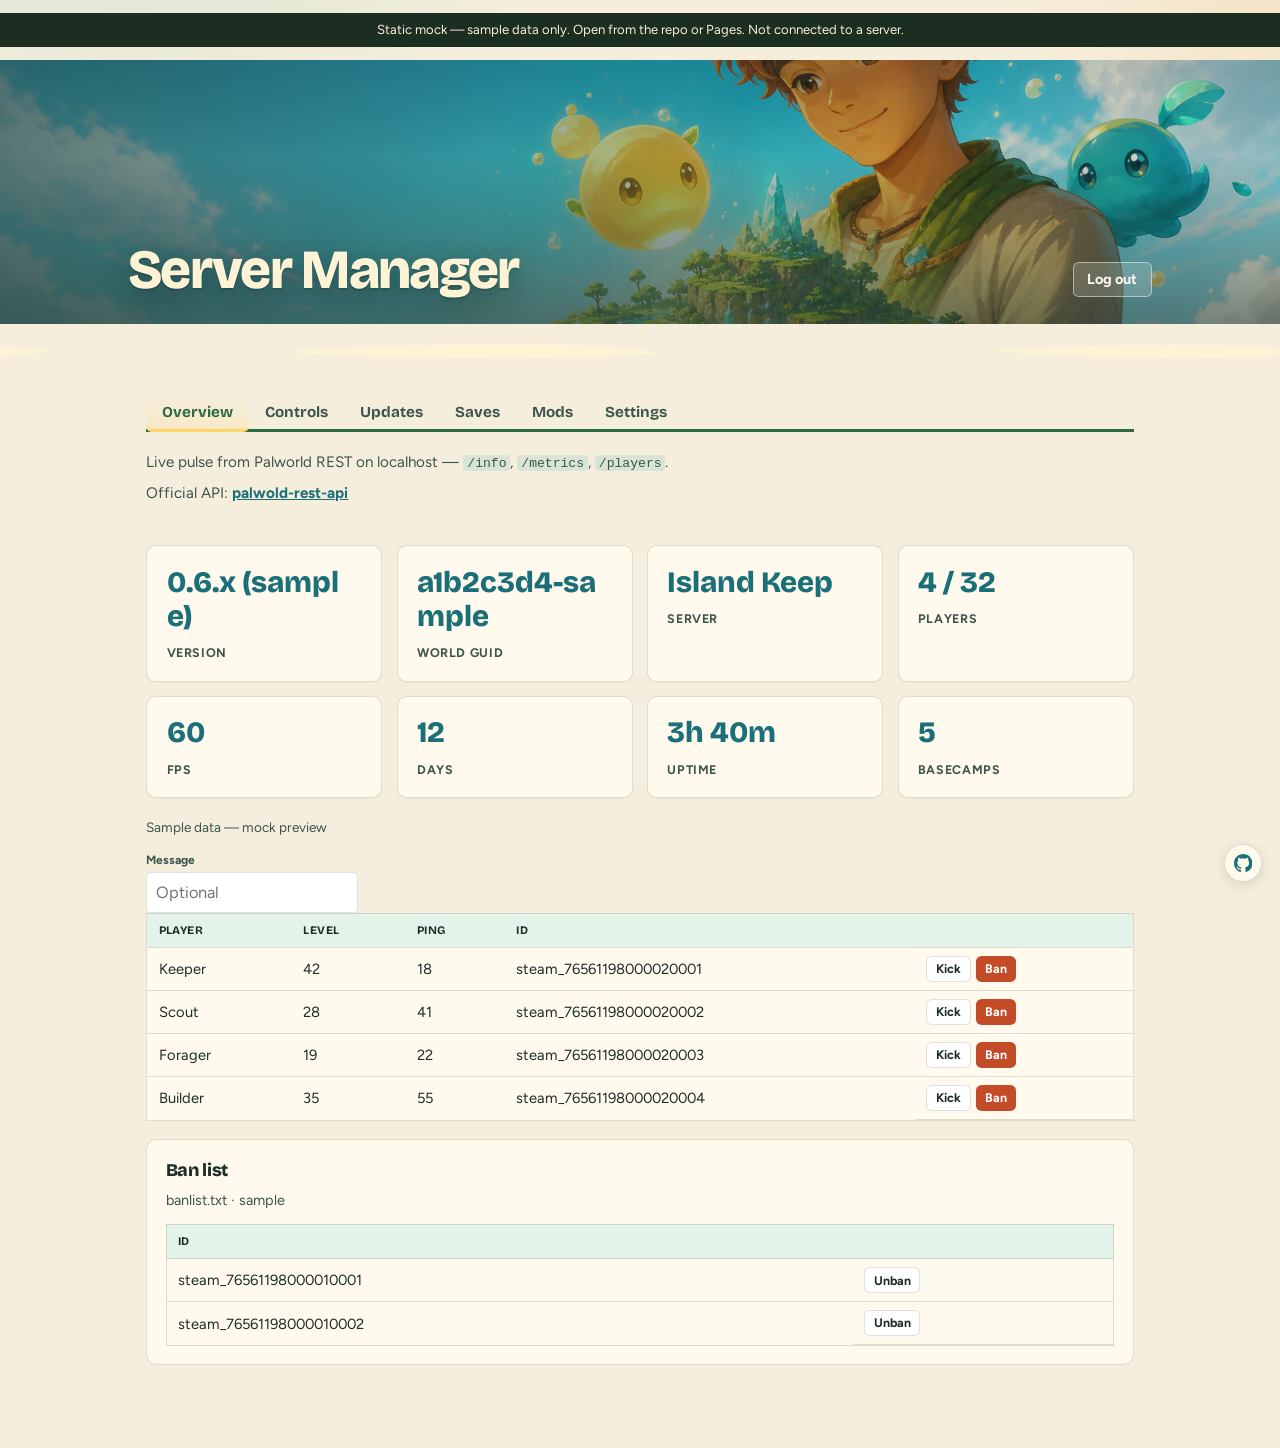
<file: docs/server-manager-preview.html>
<!DOCTYPE html>
<!-- Static Server Manager UI mock for GitHub Pages. Not a live admin. No secrets. -->
<html lang="en">
<head>
  <meta charset="utf-8" />
  <meta name="viewport" content="width=device-width, initial-scale=1" />
  <title>Server Manager — static mock</title>
  <link rel="preconnect" href="https://fonts.googleapis.com" />
  <link rel="preconnect" href="https://fonts.gstatic.com" crossorigin />
  <link href="https://fonts.googleapis.com/css2?family=Bricolage+Grotesque:opsz,wght@12..96,600;12..96,700;12..96,800&family=Figtree:wght@400;500;600;700;800&display=swap" rel="stylesheet" />
  <style>
    :root {
      --sky: #5eb8d4;
      --sky-deep: #1a6f78;
      --teal: #2aa8a0;
      --teal-bright: #5ed4c8;
      --grass: #4cb85a;
      --grass-deep: #2d6a40;
      --sun: #ffd56a;
      --amber: #e8a030;
      --cream: #f6eedc;
      --sand: #fff3d6;
      --paper: #fff9ee;
      --ink: #1c2e28;
      --muted: #3d554c;
      --coral: #c44b28;
      --line: rgba(28,46,40,.14);
      --font-display: "Bricolage Grotesque", "Segoe UI", sans-serif;
      --font-body: "Figtree", "Segoe UI", sans-serif;
    }
    * { box-sizing: border-box; }
    body {
      margin: 0;
      font-family: var(--font-body);
      font-size: 1.02rem;
      line-height: 1.5;
      background:
        radial-gradient(ellipse 80% 40% at 10% -10%, rgba(42,168,160,.16), transparent 50%),
        radial-gradient(ellipse 50% 30% at 100% 0%, rgba(232,160,48,.12), transparent 45%),
        var(--cream);
      color: var(--ink);
    }
    .hero {
      position: relative;
      min-height: 16.5rem;
      display: grid;
      align-items: end;
      overflow: hidden;
      color: #fffaf0;
      background: #3a9ab0;
    }
    .hero__media { position: absolute; inset: 0; pointer-events: none; }
    .hero__photo {
      width: 100%;
      height: 100%;
      object-fit: cover;
      object-position: 62% 42%;
    }
    .hero__veil {
      position: absolute;
      inset: 0;
      background:
        linear-gradient(105deg, rgba(28,70,72,.74) 0%, rgba(28,70,72,.42) 38%, rgba(20,50,55,.1) 100%),
        linear-gradient(180deg, rgba(20,50,55,.12) 0%, transparent 36%, rgba(18,40,42,.52) 100%);
    }
    .hero__content {
      position: relative;
      z-index: 2;
      width: min(100% - 2.3rem, 64rem);
      margin: 0 auto;
      padding: 2.6rem 0 1.7rem;
      display: flex;
      justify-content: space-between;
      align-items: flex-end;
      gap: 1rem;
    }
    .hero h1 {
      margin: 0;
      font-family: var(--font-display);
      font-size: clamp(2.2rem, 6.5vw, 3.45rem);
      font-weight: 800;
      letter-spacing: -0.03em;
      line-height: 0.96;
      color: var(--sand);
      text-shadow: 0 2px 0 rgba(18,40,42,.25), 0 8px 28px rgba(18,40,42,.45);
    }
    .wave { display: block; width: 100%; height: 3.25rem; margin-top: -1px; }
    main { max-width: 64rem; margin: 0 auto; padding: 1.15rem 1.15rem 4.2rem; }
    .trail {
      display: flex; flex-wrap: wrap; gap: 0; margin: 0 0 1.15rem;
      border-bottom: 3px solid var(--grass-deep);
    }
    .trail button {
      appearance: none; border: 0; background: transparent;
      font: 700 .95rem var(--font-display); color: var(--muted);
      padding: .6rem 1rem .5rem; cursor: pointer;
      border-bottom: 3px solid transparent; margin-bottom: -3px;
    }
    .trail button[aria-selected="true"] {
      color: var(--grass-deep);
      border-bottom-color: var(--sun);
      background: linear-gradient(180deg, transparent, rgba(255,213,106,.18));
    }
    .trail button:focus-visible { outline: 2px solid var(--sky-deep); outline-offset: 2px; }
    .btn-logout {
      flex: 0 0 auto;
      background: rgba(255,250,240,.16);
      color: #fffaf0;
      border: 1px solid rgba(255,250,240,.5);
      white-space: nowrap;
      align-self: flex-end;
    }
    .btn-logout:hover { background: rgba(255,250,240,.3); }
    .btn-logout:focus-visible { outline: 2px solid var(--sun); outline-offset: 2px; }
    .panel { display: none; }
    .panel.active { display: block; }
    .lede { margin: 0 0 1rem; color: var(--muted); font-size: .95rem; max-width: 42rem; }
    .lede + .lede { margin-top: -.45rem; }
    .warn, .note {
      background: var(--paper);
      border: 1px solid var(--line);
      border-left: 4px solid var(--sun);
      border-radius: 0 .45rem .45rem 0;
      padding: .7rem .9rem;
      margin: 0 0 1rem;
      font-size: .9rem;
    }
    .note { border-left-color: var(--teal); }
    .mod-notes {
      margin: 1.35rem 0 0;
      background: var(--sand);
      border: 1px solid rgba(232,160,48,.45);
      border-radius: .65rem;
      box-shadow: inset 5px 0 0 var(--amber);
      padding: 1rem 1.15rem 1.05rem 1.25rem;
    }
    .mod-notes h2 {
      margin: 0 0 .65rem;
      font-family: var(--font-display);
      font-size: 1.05rem;
      font-weight: 800;
      letter-spacing: -0.02em;
      color: var(--ink);
    }
    .mod-notes ul {
      margin: 0;
      padding: 0;
      list-style: none;
    }
    .mod-notes li {
      position: relative;
      padding: .55rem .7rem .55rem 1.15rem;
      margin: 0 0 .45rem;
      background: var(--paper);
      border: 1px solid var(--line);
      border-radius: .4rem;
      font-size: .9rem;
      color: var(--ink);
    }
    .mod-notes li:last-child { margin-bottom: 0; }
    .mod-notes li::before {
      content: "";
      position: absolute;
      left: .45rem;
      top: .75rem;
      width: .35rem;
      height: .35rem;
      border-radius: 50%;
      background: var(--amber);
    }
    .group {
      background: var(--paper);
      border: 1px solid var(--line);
      border-radius: .65rem;
      padding: 1.05rem 1.15rem 1.15rem;
      margin: 0 0 1rem;
    }
    .group h2 {
      margin: 0 0 .4rem;
      font-family: var(--font-display);
      font-size: 1.12rem;
      font-weight: 800;
      letter-spacing: -0.02em;
    }
    .group p { margin: 0 0 .75rem; font-size: .9rem; color: var(--muted); }
    .group--warn { border-color: rgba(232,160,48,.4); box-shadow: inset 4px 0 0 var(--amber); }
    .group--danger { border-color: rgba(196,75,40,.35); box-shadow: inset 4px 0 0 var(--coral); background: #fff6f0; }
    .stats {
      display: grid;
      grid-template-columns: repeat(auto-fill, minmax(13.5rem, 1fr));
      gap: .9rem;
      margin: 0 0 1.15rem;
    }
    .stat {
      background: var(--paper);
      border: 1px solid var(--line);
      border-radius: .6rem;
      padding: 1.15rem 1.2rem 1.05rem;
      min-height: 6.4rem;
      box-shadow: 0 1px 0 rgba(28,46,40,.04);
    }
    .stat b {
      display: block;
      font-family: var(--font-display);
      font-size: clamp(1.45rem, 2.4vw, 1.85rem);
      font-weight: 800;
      line-height: 1.15;
      color: var(--sky-deep);
      word-break: break-all;
      margin-bottom: .4rem;
    }
    .stat span {
      font-size: .78rem;
      font-weight: 700;
      text-transform: uppercase;
      letter-spacing: .05em;
      color: var(--muted);
    }
    .stats--image {
      grid-template-columns: minmax(0, 1fr) minmax(0, 1fr);
    }
    .stats--image .stat { min-width: 0; }
    .stats--image .stat b {
      font-size: 1.02rem;
      word-break: normal;
      overflow-wrap: normal;
      white-space: nowrap;
    }
    @media (max-width: 36rem) {
      .stats--image { grid-template-columns: 1fr; }
      .stats--image .stat b {
        overflow: hidden;
        text-overflow: ellipsis;
      }
    }
    table { width: 100%; border-collapse: collapse; background: var(--paper); border: 1px solid var(--line); }
    th, td { text-align: left; padding: .5rem .7rem; border-bottom: 1px solid var(--line); font-size: .92rem; }
    th { background: #e4f3ea; font-size: .72rem; text-transform: uppercase; letter-spacing: .04em; font-family: var(--font-display); }
    .muted { color: var(--muted); font-size: .85rem; }
    .row { display: flex; flex-wrap: wrap; gap: .7rem; align-items: end; margin: .85rem 0 0; }
    .row:first-child { margin-top: 0; }
    label { display: block; font-size: .75rem; color: var(--muted); margin-bottom: .2rem; font-weight: 700; }
    input[type=text], input[type=number], input[type=file], textarea {
      font: inherit; padding: .45rem .55rem; border: 1px solid var(--line); background: #fff; border-radius: .3rem; min-width: 12rem;
    }
    textarea { width: 100%; min-height: 3.2rem; }
    button, .btn { cursor: pointer; border: 0; border-radius: .35rem; padding: .48rem .85rem; font: 700 .9rem var(--font-body); }
    .btn { background: var(--sky-deep); color: #fff; text-decoration: none; display: inline-block; }
    .btn-sun { background: var(--amber); color: #1c2e22; }
    .btn-grass { background: var(--grass-deep); color: #fff; }
    .btn-danger { background: var(--coral); color: #fff; }
    .btn-ghost { background: #fff; border: 1px solid var(--line); color: var(--ink); }
    .err { color: var(--coral); margin: .4rem 0; min-height: 1.1em; }
    .ok { color: var(--grass-deep); margin: .4rem 0; }
    .upload-status { margin: .75rem 0 0; max-width: 28rem; }
    .upload-status[hidden] { display: none; }
    .upload-status__track {
      height: .55rem;
      background: rgba(28,46,40,.1);
      border: 1px solid var(--line);
      border-radius: .4rem;
      overflow: hidden;
    }
    .upload-status__bar {
      height: 100%;
      width: 0;
      background: linear-gradient(90deg, var(--teal), var(--grass));
      border-radius: .4rem;
      transition: width .12s ease-out;
    }
    .upload-status__bar.is-indeterminate {
      width: 32%;
      animation: upload-slide 1.05s ease-in-out infinite;
    }
    @keyframes upload-slide {
      0% { transform: translateX(-120%); }
      100% { transform: translateX(380%); }
    }
    code { font-size: .86em; background: rgba(42,168,160,.14); padding: .05em .3em; border-radius: .25rem; }
    .space-meter {
      background: var(--paper);
      border: 1px solid var(--line);
      border-radius: .65rem;
      padding: .85rem 1.05rem 1rem;
      margin: 0 0 1rem;
      max-width: 36rem;
    }
    .space-meter__head {
      display: flex;
      justify-content: space-between;
      gap: .75rem;
      align-items: baseline;
      flex-wrap: wrap;
      margin-bottom: .45rem;
    }
    .space-meter__head strong {
      font-family: var(--font-display);
      font-size: .95rem;
    }
    .space-meter__head span { font-size: .82rem; color: var(--muted); }
    .space-meter__track {
      height: .7rem;
      background: rgba(28,46,40,.08);
      border: 1px solid var(--line);
      border-radius: .45rem;
      overflow: hidden;
    }
    .space-meter__bar {
      height: 100%;
      width: 32%;
      background: linear-gradient(90deg, var(--teal), var(--grass));
      border-radius: .45rem;
    }
    .space-meter__hint { margin: .45rem 0 0; font-size: .82rem; color: var(--muted); }
    .btn-ghost.is-current {
      border-color: var(--teal);
      background: rgba(42,168,160,.12);
      color: var(--sky-deep);
    }
    .fields {
      display: grid;
      grid-template-columns: 1fr 1fr;
      gap: .85rem 1rem;
    }
    .field--wide { grid-column: 1 / -1; }
    .field input[type=text], .field textarea {
      width: 100%;
      min-width: 0;
    }
    .field.is-invalid input, .field.is-invalid textarea {
      border-color: var(--coral);
    }
    .field-err, .field-warn {
      margin: .22rem 0 0;
      font-size: .78rem;
      color: var(--coral);
    }
    .field-warn { color: #8a5a00; }
    .field-err[hidden], .field-warn[hidden] { display: none; }
    .settings-split {
      display: grid;
      grid-template-columns: 1fr minmax(15rem, 17.5rem);
      gap: 1rem 1.15rem;
      align-items: start;
    }
    .settings-key {
      background: var(--sand);
      border: 1px solid rgba(232,160,48,.4);
      border-radius: .5rem;
      padding: .7rem .8rem .65rem;
    }
    .settings-key h3 {
      margin: 0 0 .45rem;
      font-family: var(--font-display);
      font-size: .82rem;
      font-weight: 800;
    }
    .settings-key ul {
      margin: 0;
      padding: 0;
      list-style: none;
    }
    .settings-key li {
      margin: 0 0 .4rem;
      font-size: .78rem;
      line-height: 1.35;
      color: var(--ink);
    }
    .settings-key li:last-child { margin-bottom: 0; }
    .settings-key li strong { font-weight: 700; }
    @media (max-width: 48rem) {
      .settings-split { grid-template-columns: 1fr; }
    }
    .check {
      display: flex;
      align-items: center;
      gap: .45rem;
      font-size: .9rem;
      color: var(--ink);
      font-weight: 700;
      margin-bottom: 0;
    }
    .check input { width: 1.05rem; height: 1.05rem; accent-color: var(--sky-deep); }
    .badge {
      display: inline-block;
      font: 800 .72rem var(--font-display);
      text-transform: uppercase;
      letter-spacing: .06em;
      padding: .22rem .55rem;
      border-radius: .3rem;
    }
    .badge--ok { background: #e4f3ea; color: var(--grass-deep); }
    .badge--warn { background: #fff3d6; color: #7a4e00; }
    .badge--off { background: rgba(28,46,40,.08); color: var(--muted); }
    .badge--danger { background: #fde8e2; color: var(--coral); }
    .force-panel { margin-top: .9rem; }
    .force-announce {
      margin: .35rem 0 .75rem;
      background: #fff;
      border: 1px solid var(--line);
      border-radius: .4rem;
      padding: .65rem .8rem;
      font-size: .92rem;
    }
    .force-timer {
      display: flex;
      align-items: baseline;
      gap: .55rem;
      margin: 0 0 .55rem;
    }
    .force-timer strong {
      font-family: var(--font-display);
      font-size: 2.15rem;
      font-weight: 800;
      line-height: 1;
      color: var(--coral);
    }
    .force-timer span { font-size: .85rem; color: var(--muted); font-weight: 700; }
    .force-bar-track {
      height: .55rem;
      background: rgba(28,46,40,.1);
      border: 1px solid var(--line);
      border-radius: .4rem;
      overflow: hidden;
    }
    .force-bar {
      height: 100%;
      width: 0;
      background: linear-gradient(90deg, var(--teal), var(--grass));
      border-radius: .4rem;
      transition: width .2s linear;
    }
    .force-bar.is-indeterminate {
      width: 32%;
      animation: upload-slide 1.05s ease-in-out infinite;
    }
    .status-head {
      display: flex;
      justify-content: space-between;
      align-items: flex-start;
      gap: 1rem;
      flex-wrap: wrap;
      margin-bottom: .75rem;
    }
    .status-head h2 { margin-bottom: 0; }
    .unsaved { font-size: .82rem; color: var(--amber); font-weight: 700; }
    @media (max-width: 40rem) {
      .fields { grid-template-columns: 1fr; }
    }
    .btn-sm { padding: .28rem .55rem; font-size: .78rem; }
    .cell-actions { display: flex; flex-wrap: wrap; gap: .35rem; white-space: nowrap; }
    .chain {
      display: flex;
      flex-wrap: wrap;
      gap: .4rem;
      margin: 0 0 .65rem;
    }
    .chain-step {
      font: 800 .7rem var(--font-display);
      text-transform: uppercase;
      letter-spacing: .05em;
      padding: .28rem .55rem;
      border-radius: .3rem;
      background: rgba(28,46,40,.08);
      color: var(--muted);
    }
    .chain-step.is-active { background: #fff3d6; color: #7a4e00; }
    .chain-step.is-done { background: #e4f3ea; color: var(--grass-deep); }
    .opt-head, .opt-row {
      display: grid;
      grid-template-columns: minmax(11rem, 1.35fr) minmax(5.8rem, .7fr) minmax(9rem, 1fr);
      gap: .4rem .75rem;
      align-items: center;
    }
    .opt-head {
      margin: 0 0 .35rem;
      padding-bottom: .35rem;
      border-bottom: 1px solid var(--line);
    }
    .opt-head span {
      font-size: .72rem;
      text-transform: uppercase;
      letter-spacing: .04em;
      font-family: var(--font-display);
      font-weight: 800;
      color: var(--muted);
    }
    .opt-group {
      margin: .95rem 0 .4rem;
      font-family: var(--font-display);
      font-size: .82rem;
      font-weight: 800;
      letter-spacing: -0.02em;
    }
    .opt-row { margin: 0 0 .4rem; }
    .opt-row label { margin: 0; }
    .opt-live {
      font-size: .88rem;
      font-weight: 700;
      color: var(--sky-deep);
    }
    .opt-row input, .opt-row select {
      width: 100%;
      min-width: 0;
      font: inherit;
      padding: .4rem .5rem;
      border: 1px solid var(--line);
      background: #fff;
      border-radius: .3rem;
    }
    .opt-row.is-invalid input, .opt-row.is-invalid select { border-color: var(--coral); }
    .platforms { display: flex; flex-wrap: wrap; gap: .65rem 1rem; }
    .cred-row {
      display: flex;
      flex-wrap: wrap;
      align-items: center;
      gap: .55rem .75rem;
      margin: 0 0 .65rem;
    }
    .cred-row:last-child { margin-bottom: 0; }
    .cred-label {
      min-width: 7.5rem;
      font-size: .75rem;
      font-weight: 700;
      text-transform: uppercase;
      letter-spacing: .04em;
      color: var(--muted);
    }
    .cred-mask {
      font-family: ui-monospace, monospace;
      letter-spacing: .14em;
      color: var(--muted);
    }
    .cred-once {
      font-family: ui-monospace, monospace;
      font-size: .88rem;
      background: rgba(42,168,160,.14);
      padding: .15rem .4rem;
      border-radius: .25rem;
    }
    @media (max-width: 40rem) {
      .opt-head { display: none; }
      .opt-row { grid-template-columns: 1fr; }
    }
    .mock-banner {
      background: #1c2e22;
      color: #f6eedc;
      font-size: .82rem;
      padding: .45rem 1.15rem;
      text-align: center;
    }
    .mock-banner a { color: #ffd56a; }
    .lede a { color: var(--sky-deep); font-weight: 700; }
    .gh-fab {
      position: fixed;
      right: 1.1rem;
      bottom: 1.1rem;
      z-index: 20;
      width: 2.4rem;
      height: 2.4rem;
      display: grid;
      place-items: center;
      border-radius: 50%;
      background: var(--paper);
      color: var(--sky-deep);
      border: 1px solid var(--line);
      box-shadow: 0 3px 12px rgba(28, 46, 40, .14);
      text-decoration: none;
    }
    .gh-fab:hover {
      background: var(--teal);
      color: #fffaf0;
      border-color: var(--teal);
    }
    .gh-fab:focus-visible {
      outline: 2px solid var(--sky-deep);
      outline-offset: 3px;
    }
    .gh-fab svg { width: 1.15rem; height: 1.15rem; display: block; }
  </style>
</head>
<body>
  <p class="mock-banner">Static mock — sample data only. Open from the repo or Pages. Not connected to a server.</p>
  <header class="hero">
    <div class="hero__media" aria-hidden="true">
      <img
        class="hero__photo"
        src="assets/hero-world-keeper.png"
        alt=""
        width="1536"
        height="1024"
        decoding="async"
        fetchpriority="high"
      />
      <div class="hero__veil"></div>
    </div>
    <div class="hero__content">
      <h1>Server Manager</h1>
      <button type="button" class="btn-logout js-logout">Log out</button>
    </div>
  </header>
  <svg class="wave" viewBox="0 0 1440 80" preserveAspectRatio="none" aria-hidden="true">
    <path d="M0 36 C260 78 480 4 720 42 C980 82 1200 12 1440 40 L1440 80 L0 80 Z" fill="#fff3d6" />
    <path d="M0 52 C220 18 420 72 720 48 C1040 22 1260 68 1440 50 L1440 80 L0 80 Z" fill="#f6eedc" opacity="0.95" />
  </svg>
  <main>
    <nav class="trail" role="tablist">
      <button type="button" role="tab" aria-selected="true" data-tab="overview">Overview</button>
      <button type="button" role="tab" aria-selected="false" data-tab="controls">Controls</button>
      <button type="button" role="tab" aria-selected="false" data-tab="updates">Updates</button>
      <button type="button" role="tab" aria-selected="false" data-tab="saves">Saves</button>
      <button type="button" role="tab" aria-selected="false" data-tab="mods">Mods</button>
      <button type="button" role="tab" aria-selected="false" data-tab="settings">Settings</button>
    </nav>

    <section id="overview" class="panel active" role="tabpanel">
      <p class="lede">Live pulse from Palworld REST on localhost — <code>/info</code>, <code>/metrics</code>, <code>/players</code>.</p>
      <p class="lede">Official API: <a href="https://docs.palworldgame.com/api/rest-api/palwold-rest-api">palwold-rest-api</a></p>
      <div class="err" id="ov-err"></div>
      <div class="ok" id="ov-ok"></div>
      <div class="stats" id="stats"></div>
      <p class="muted" id="ov-stamp"></p>
      <div class="row">
        <div style="flex:1;min-width:16rem">
          <label for="ov-msg">Message</label>
          <input id="ov-msg" type="text" placeholder="Optional" autocomplete="off" />
        </div>
      </div>
      <table>
        <thead><tr><th>Player</th><th>Level</th><th>Ping</th><th>ID</th><th></th></tr></thead>
        <tbody id="players"></tbody>
      </table>

      <div class="group" style="margin-top:1.15rem">
        <h2>Ban list</h2>
        <p class="muted" id="ban-meta"></p>
        <table>
          <thead><tr><th>ID</th><th></th></tr></thead>
          <tbody id="bans"></tbody>
        </table>
      </div>
    </section>

    <section id="controls" class="panel" role="tabpanel">
      <div class="err" id="ctl-err"></div>
      <div class="ok" id="ctl-ok"></div>

      <div class="group">
        <h2>Announce &amp; save</h2>
        <form id="announce" class="row">
          <div style="flex:1;min-width:16rem">
            <label for="announce-msg">Broadcast to the world</label>
            <textarea id="announce-msg" required placeholder="Dinner raid in ten minutes…"></textarea>
          </div>
          <button class="btn" type="submit">Announce</button>
        </form>
        <div class="row">
          <button class="btn-grass" type="button" id="save-world">Save world (REST)</button>
        </div>
      </div>

      <div class="group group--warn">
        <h2>Restart</h2>
        <p>Players disconnect. Recreate downtime until Ready. This UI restarts too.</p>
        <div class="row">
          <label class="check" for="ctl-save-first">
            <input type="checkbox" id="ctl-save-first" checked />
            Save first
          </label>
        </div>
        <div class="row">
          <button class="btn-sun" type="button" id="restart">Save &amp; restart</button>
        </div>
        <div class="force-panel" id="ctl-restart-panel" hidden>
          <div class="chain" id="ctl-restart-chain" aria-live="polite">
            <span class="chain-step" data-step="save">Save</span>
            <span class="chain-step" data-step="announce">Announce</span>
            <span class="chain-step" data-step="roll">Recreate</span>
          </div>
          <p class="force-announce" id="ctl-restart-announce"></p>
          <div class="force-timer" aria-live="polite">
            <strong id="ctl-restart-left">10</strong>
            <span id="ctl-restart-left-label">seconds</span>
          </div>
          <div class="force-bar-track">
            <div class="force-bar" id="ctl-restart-bar"></div>
          </div>
        </div>
      </div>

      <div class="group group--danger">
        <h2>Shutdown</h2>
        <p>Kicks everyone, then the game process exits. Kubernetes starts a new pod. This cannot be undone from here.</p>
        <form id="shutdown" class="row">
          <div>
            <label for="shut-wait">Wait (seconds)</label>
            <input id="shut-wait" type="number" min="0" max="600" value="30" />
          </div>
          <div style="flex:1;min-width:14rem">
            <label for="shut-msg">Message</label>
            <input id="shut-msg" type="text" placeholder="World closing — grab your Pals." />
          </div>
          <button class="btn-danger" type="submit">Shutdown…</button>
        </form>
      </div>
    </section>

    <section id="updates" class="panel" role="tabpanel">
      <div class="err" id="upd-err"></div>
      <div class="ok" id="upd-ok"></div>

      <div class="group">
        <div class="status-head">
          <h2>Image</h2>
          <span class="badge badge--ok" id="upd-badge">Up to date</span>
        </div>
        <div class="stats stats--image" id="upd-stats"></div>
        <div class="row">
          <button class="btn" type="button" id="upd-check">Check now</button>
          <span id="upd-force-wrap" hidden>
            <button class="btn-danger" type="button" id="upd-force">Save &amp; force update</button>
          </span>
          <button class="btn-ghost" type="button" id="upd-preview-current">Up to date</button>
          <button class="btn-ghost" type="button" id="upd-preview-ready">Update ready</button>
        </div>
        <div class="force-panel" id="upd-force-panel" hidden>
          <div class="chain" id="upd-force-chain" aria-live="polite">
            <span class="chain-step" data-step="save">Save</span>
            <span class="chain-step" data-step="announce">Announce</span>
            <span class="chain-step" data-step="roll">Recreate</span>
          </div>
          <p class="force-announce" id="upd-force-announce"></p>
          <div class="force-timer" aria-live="polite">
            <strong id="upd-force-left">10</strong>
            <span id="upd-force-left-label">seconds</span>
          </div>
          <div class="force-bar-track">
            <div class="force-bar" id="upd-force-bar"></div>
          </div>
        </div>
      </div>

      <div class="group">
        <div class="status-head">
          <h2>Settings</h2>
          <span class="unsaved" id="upd-dirty" hidden>Unsaved</span>
        </div>
        <div class="settings-split">
        <form id="upd-form">
          <div class="fields">
            <div class="field field--wide">
              <label class="check" for="upd-auto">
                <input type="checkbox" id="upd-auto" />
                Auto-update
              </label>
            </div>
            <div class="field">
              <label for="upd-interval">Check interval</label>
              <input id="upd-interval" type="text" placeholder="6h" autocomplete="off" />
              <p class="field-err" id="err-interval" hidden></p>
            </div>
            <div class="field">
              <label for="upd-check-cron">Check schedule</label>
              <input id="upd-check-cron" type="text" placeholder="" autocomplete="off" />
              <p class="field-err" id="err-check-cron" hidden></p>
            </div>
            <div class="field">
              <label for="upd-apply-cron">Apply schedule</label>
              <input id="upd-apply-cron" type="text" placeholder="" autocomplete="off" />
              <p class="field-err" id="err-apply-cron" hidden></p>
            </div>
            <div class="field">
              <label for="upd-tz">Time zone</label>
              <input id="upd-tz" type="text" placeholder="UTC" autocomplete="off" />
              <p class="field-err" id="err-tz" hidden></p>
            </div>
            <div class="field field--wide">
              <label for="upd-repo">Image repository</label>
              <input id="upd-repo" type="text" placeholder="ghcr.io/pocketpairjp/palserver" autocomplete="off" />
              <p class="field-err" id="err-repo" hidden></p>
            </div>
            <div class="field field--wide">
              <label class="check" for="upd-empty">
                <input type="checkbox" id="upd-empty" checked />
                Only when empty
              </label>
            </div>
            <div class="field field--wide">
              <label class="check" for="upd-notify">
                <input type="checkbox" id="upd-notify" />
                Notify players
              </label>
            </div>
            <div class="field field--wide">
              <label for="upd-notify-sched">Notify schedule</label>
              <input id="upd-notify-sched" type="text" placeholder="60m, 30m, 15m, 5m, 1m, 30s, 10s" autocomplete="off" />
              <p class="field-err" id="err-notify-sched" hidden></p>
            </div>
            <div class="field field--wide">
              <label for="upd-notify-msg">Notify message</label>
              <textarea id="upd-notify-msg" placeholder=""></textarea>
              <p class="field-warn" id="warn-notify-msg" hidden></p>
            </div>
          </div>
          <div class="row">
            <button class="btn-grass" type="submit">Save</button>
            <button class="btn-ghost" type="button" id="upd-reset">Reset defaults</button>
          </div>
        </form>
        <aside class="settings-key" aria-label="Setting formulas">
          <h3>Defaults</h3>
          <ul>
            <li><strong>Auto-update</strong> — opt-in pin. Off</li>
            <li><strong>Check interval</strong> — poll cadence. <code>6h</code></li>
            <li><strong>Check schedule</strong> — cron instead of interval</li>
            <li><strong>Apply schedule</strong> — apply-window cron</li>
            <li><strong>Time zone</strong> — cron zone. <code>UTC</code></li>
            <li><strong>Image repository</strong> — <code>ghcr.io/pocketpairjp/palserver</code></li>
            <li><strong>Only when empty</strong> — wait for 0 players. On</li>
            <li><strong>Notify players</strong> — announce first. Off</li>
            <li><strong>Notify schedule</strong> — <code>60m, 30m, 15m, 5m, 1m, 30s, 10s</code></li>
            <li><strong>Notify message</strong> — <code>{version}</code> <code>{image}</code> <code>{remaining}</code></li>
          </ul>
        </aside>
        </div>
      </div>
    </section>

    <section id="saves" class="panel" role="tabpanel">
      <p class="lede">Zip of <code>SaveGames/</code> on the game PVC. Save first so the archive matches disk.</p>
      <p class="lede">Config listings never show secret values. Downloaded INIs have passwords redacted.</p>
      <div class="err" id="sv-err"></div>
      <div class="ok" id="sv-ok"></div>

      <div class="group">
        <h2>Download</h2>
        <div class="row">
          <label><input type="checkbox" id="sv-save-first" checked /> REST save before download</label>
          <label><input type="checkbox" id="sv-cfg" /> Include Config INIs (passwords redacted)</label>
          <button class="btn" type="button" id="sv-dl">Download world zip</button>
        </div>
        <div class="upload-status" id="sv-progress" hidden>
          <div class="upload-status__track">
            <div class="upload-status__bar" id="sv-progress-bar"></div>
          </div>
          <p class="muted" id="sv-progress-label"></p>
        </div>
      </div>

      <p class="muted" id="sv-meta"></p>
      <table>
        <thead><tr><th>SaveGames</th><th>Size</th></tr></thead>
        <tbody id="sv-rows"></tbody>
      </table>
      <p class="muted" style="margin-top:.75rem">Config (names only — no password values)</p>
      <table>
        <thead><tr><th>Config/LinuxServer</th><th>Size</th></tr></thead>
        <tbody id="cfg-rows"></tbody>
      </table>

      <div class="group group--danger" style="margin-top:1.15rem">
        <h2>Replace world</h2>
        <p>Upload <strong>wipes the live SaveGames tree</strong>. Players see the new world only after a restart. Confirm twice.</p>
        <form id="sv-up" class="row">
          <div>
            <label for="sv-file">Restore archive (.zip / .tar.gz)</label>
            <input id="sv-file" type="file" accept=".zip,.tar,.tar.gz,.tgz" required />
          </div>
          <label><input type="checkbox" id="sv-up-cfg" /> Also replace Config from archive</label>
          <button class="btn-danger" type="submit">Upload &amp; replace world…</button>
        </form>
      </div>
    </section>

    <section id="mods" class="panel" role="tabpanel">
      <p class="lede"><strong>Palworld Server does load community pak files.</strong> Drop community <code>.pak</code> files in <code>paks/~WorkshopMods</code> or <code>paks/LogicMods</code>.</p>
      <p class="lede"><a href="https://docs.palworldgame.com/settings-and-operation/mod/">Pocketpair mods</a></p>
      <div class="space-meter" aria-label="Mods PVC space">
        <div class="space-meter__head">
          <strong>Mods PVC space</strong>
          <span>3.2 GB used · 6.8 GB free of 10 GB</span>
        </div>
        <div class="space-meter__track">
          <div class="space-meter__bar" style="width:32%"></div>
        </div>
        <p class="space-meter__hint">Upload is rejected if the file is larger than free space. Replacing an existing .pak counts that file's size as free.</p>
      </div>
      <div class="row" style="margin-top:0">
        <button class="btn-ghost" type="button" data-path="">PVC root (Mods)</button>
        <button class="btn-ghost" type="button" data-path="paks/~WorkshopMods">paks/~WorkshopMods</button>
        <button class="btn-ghost" type="button" data-path="paks/LogicMods">paks/LogicMods</button>
        <button class="btn-ghost" type="button" data-path="Workshop">Workshop</button>
      </div>
      <p class="muted" id="crumb"></p>
      <div class="err" id="mod-err"></div>
      <div class="ok" id="mod-ok"></div>
      <div class="upload-status" id="mod-progress" hidden>
        <div class="upload-status__track">
          <div class="upload-status__bar" id="mod-progress-bar"></div>
        </div>
        <p class="muted" id="mod-progress-label"></p>
      </div>
      <p class="muted" id="mod-version-note">Community <code>.pak</code> files do not include a readable mod version. The list shows size and last modified time.</p>
      <table>
        <thead><tr><th>Name</th><th>Size</th><th>Modified</th><th></th></tr></thead>
        <tbody id="rows"></tbody>
      </table>
      <form class="row" id="upload">
        <div>
          <label for="file">Upload .pak into current folder</label>
          <input id="file" name="file" type="file" accept=".pak" required />
          <p class="muted" style="margin:.35rem 0 0">Only <code>.pak</code> files are accepted. A file larger than 6.8 GB free is rejected before upload. Same-name upload needs Replace.</p>
        </div>
        <button class="btn" id="upload-btn" type="submit">Upload</button>
      </form>
      <aside class="mod-notes" aria-labelledby="mod-notes-heading">
        <h2 id="mod-notes-heading">Notes</h2>
        <ul>
          <li>Official Workshop, <code>PalModSettings.ini</code>, <code>-workshopdir</code>, UE4SS, Lua, and Win64 DLLs are not supported.</li>
          <li>Both the client and the server must have the mod installed for it to work.</li>
          <li>Mods typically align to PC players.</li>
          <li>If Crossplay is enabled, console players may fail to connect if unsupported mods are enabled on the server.</li>
        </ul>
      </aside>
    </section>

    <section id="settings" class="panel" role="tabpanel">
      <p class="lede"><a href="https://docs.palworldgame.com/settings-and-operation/configuration/">Official settings</a></p>
      <div class="err" id="set-err"></div>
      <div class="ok" id="set-ok"></div>

      <div class="group">
        <div class="status-head">
          <h2>Server profile</h2>
          <span class="unsaved" id="prof-dirty" hidden>Unsaved</span>
        </div>
        <div class="settings-split">
          <form id="prof-form">
            <div class="fields">
              <div class="field field--wide">
                <label for="prof-name">Name</label>
                <input id="prof-name" type="text" autocomplete="off" />
              </div>
              <div class="field field--wide">
                <label for="prof-desc">Description</label>
                <textarea id="prof-desc"></textarea>
              </div>
              <div class="field">
                <label for="prof-max">Max players</label>
                <input id="prof-max" type="number" min="1" max="32" />
                <p class="field-err" id="err-prof-max" hidden></p>
              </div>
              <div class="field field--wide">
                <label>Crossplay</label>
                <div class="platforms">
                  <label class="check"><input type="checkbox" id="prof-steam" /> Steam</label>
                  <label class="check"><input type="checkbox" id="prof-xbox" /> Xbox</label>
                  <label class="check"><input type="checkbox" id="prof-ps5" /> PS5</label>
                  <label class="check"><input type="checkbox" id="prof-mac" /> Mac</label>
                </div>
              </div>
              <div class="field field--wide">
                <label class="check" for="prof-community">
                  <input type="checkbox" id="prof-community" />
                  Community listing
                </label>
              </div>
            </div>
            <div class="row">
              <button class="btn-ghost" type="button" id="prof-reset">Reset defaults</button>
            </div>
          </form>
          <aside class="settings-key" aria-label="Profile defaults">
            <h3>Defaults</h3>
            <ul>
              <li><strong>Name</strong> — empty</li>
              <li><strong>Description</strong> — empty</li>
              <li><strong>Max players</strong> — <code>4</code></li>
              <li><strong>Crossplay</strong> — <code>(Steam,Xbox,PS5,Mac)</code></li>
              <li><strong>Community listing</strong> — Off</li>
            </ul>
          </aside>
        </div>
      </div>

      <div class="group">
        <div class="status-head">
          <h2>Game settings</h2>
          <span class="unsaved" id="opt-dirty" hidden>Unsaved</span>
        </div>
        <p class="muted">Empty inherits the game default. <code>spec.optionSettings</code></p>
        <div class="opt-head">
          <span>Setting</span>
          <span>Live</span>
          <span>Desired</span>
        </div>
        <form id="opt-form"></form>
        <div class="row">
          <button class="btn-ghost" type="button" id="opt-reset">Reset defaults</button>
        </div>
        <aside class="settings-key" style="margin-top:1rem" aria-label="Game setting defaults">
          <h3>Defaults</h3>
          <ul>
            <li><strong>Empty</strong> — inherit game / operator default</li>
            <li><strong>DeathPenalty</strong> — <code>None</code> <code>Item</code> <code>ItemAndEquipment</code> <code>All</code></li>
            <li><strong>RandomizerType</strong> — <code>None</code> <code>Region</code> <code>All</code></li>
            <li><strong>Booleans</strong> — <code>True</code> / <code>False</code></li>
            <li><strong>Rates</strong> — number ≥ 0</li>
          </ul>
        </aside>
      </div>
      <div class="group group--warn">
        <h2>Apply &amp; restart</h2>
        <div class="row">
          <button class="btn-sun" type="button" id="set-apply">Apply &amp; restart</button>
        </div>
        <div class="force-panel" id="set-apply-panel" hidden>
          <div class="chain" id="set-apply-chain" aria-live="polite">
            <span class="chain-step" data-step="save">Save</span>
            <span class="chain-step" data-step="announce">Announce</span>
            <span class="chain-step" data-step="roll">Recreate</span>
          </div>
          <p class="force-announce" id="set-apply-announce"></p>
          <div class="force-timer" aria-live="polite">
            <strong id="set-apply-left">10</strong>
            <span id="set-apply-left-label">seconds</span>
          </div>
          <div class="force-bar-track">
            <div class="force-bar" id="set-apply-bar"></div>
          </div>
        </div>
      </div>

      <div class="group group--danger">
        <h2>Credentials</h2>
        <div class="cred-row">
          <span class="cred-label">Join</span>
          <span class="badge badge--ok" id="cred-join-badge">Set</span>
          <span class="cred-mask" id="cred-join-mask">••••••••</span>
          <span class="cred-once" id="cred-join-once" hidden></span>
          <button class="btn-ghost btn-sm" type="button" id="cred-join-copy">Copy</button>
          <button class="btn-danger btn-sm" type="button" id="cred-join-rotate">Rotate &amp; restart</button>
        </div>
        <div class="cred-row">
          <span class="cred-label">Admin</span>
          <span class="badge badge--ok" id="cred-admin-badge">Set</span>
          <span class="cred-mask" id="cred-admin-mask">••••••••</span>
          <span class="cred-once" id="cred-admin-once" hidden></span>
          <button class="btn-ghost btn-sm" type="button" id="cred-admin-copy">Copy</button>
          <button class="btn-danger btn-sm" type="button" id="cred-admin-rotate">Rotate &amp; restart</button>
        </div>
        <div class="force-panel" id="cred-rotate-panel" hidden>
          <div class="chain" id="cred-rotate-chain" aria-live="polite">
            <span class="chain-step" data-step="save">Save</span>
            <span class="chain-step" data-step="announce">Announce</span>
            <span class="chain-step" data-step="roll">Recreate</span>
          </div>
          <p class="force-announce" id="cred-rotate-announce"></p>
          <div class="force-timer" aria-live="polite">
            <strong id="cred-rotate-left">10</strong>
            <span id="cred-rotate-left-label">seconds</span>
          </div>
          <div class="force-bar-track">
            <div class="force-bar" id="cred-rotate-bar"></div>
          </div>
        </div>
      </div>
    </section>
  </main>
  <a
    class="gh-fab"
    href="https://github.com/DataKnifeAI/palworld-operator"
    title="GitHub"
    aria-label="GitHub"
  >
    <svg viewBox="0 0 16 16" aria-hidden="true">
      <path fill="currentColor" d="M8 0C3.58 0 0 3.58 0 8c0 3.54 2.29 6.53 5.47 7.59.4.07.55-.17.55-.38 0-.19-.01-.82-.01-1.49-2.01.37-2.53-.49-2.69-.94-.09-.23-.48-.94-.82-1.13-.28-.15-.68-.52-.01-.53.63-.01 1.08.58 1.23.82.72 1.21 1.87.87 2.33.66.07-.52.28-.87.51-1.07-1.78-.2-3.64-.89-3.64-3.95 0-.87.31-1.59.82-2.15-.08-.2-.36-1.02.08-2.12 0 0 .67-.21 2.2.82.64-.18 1.32-.27 2-.27.68 0 1.36.09 2 .27 1.53-1.04 2.2-.82 2.2-.82.44 1.1.16 1.92.08 2.12.51.56.82 1.27.82 2.15 0 3.07-1.87 3.75-3.65 3.95.29.25.54.73.54 1.48 0 1.07-.01 1.93-.01 2.2 0 .21.15.46.55.38A8.013 8.013 0 0016 8c0-4.42-3.58-8-8-8z"/>
    </svg>
  </a>
  <script>
    /* Static mock: no network. Sample world only. */
    const $ = (id) => document.getElementById(id);
    const defaultModsPath = "paks/~WorkshopMods";
    const mockFreeBytes = 6.8 * 1024 * 1024 * 1024;
    let current = defaultModsPath;
    let listedFiles = {};

    function show(el, msg) { if (el) el.textContent = msg || ""; }
    async function api() {
      throw new Error("Mock preview — actions are disabled.");
    }
    function fmt(n) {
      if (n == null) return "—";
      const x = Number(n);
      if (x < 1024) return x + " B";
      if (x < 1024 * 1024) return (x / 1024).toFixed(1) + " KB";
      if (x < 1024 * 1024 * 1024) return (x / (1024 * 1024)).toFixed(1) + " MB";
      return (x / (1024 * 1024 * 1024)).toFixed(1) + " GB";
    }
    function isPakName(name) {
      return /\.pak$/i.test(name || "");
    }
    function fmtTime(iso) {
      if (!iso) return "—";
      const d = new Date(iso);
      if (Number.isNaN(d.getTime())) return "—";
      const p = function(n) { return String(n).padStart(2, "0"); };
      return d.getUTCFullYear() + "-" + p(d.getUTCMonth() + 1) + "-" + p(d.getUTCDate()) + " " + p(d.getUTCHours()) + ":" + p(d.getUTCMinutes()) + " UTC";
    }
    function existingFile(name) {
      const e = listedFiles[name];
      return (e && !e.dir) ? e : null;
    }
    function uploadBudget(name) {
      const ex = existingFile(name);
      return mockFreeBytes + (ex ? Number(ex.size) || 0 : 0);
    }
    function syncUploadButton() {
      const input = $("file");
      const btn = $("upload-btn");
      const f = input && input.files && input.files[0];
      if (btn) btn.textContent = (f && existingFile(f.name)) ? "Replace" : "Upload";
    }
    function pick(obj, keys) {
      if (!obj) return undefined;
      for (const k of keys) {
        if (obj[k] != null && obj[k] !== "") return obj[k];
      }
      return undefined;
    }
    function setTab(id) {
      document.querySelectorAll(".panel").forEach((p) => p.classList.toggle("active", p.id === id));
      document.querySelectorAll(".trail button[data-tab]").forEach((b) => b.setAttribute("aria-selected", b.getAttribute("data-tab") === id ? "true" : "false"));
      if (id === "overview") refreshStats();
      if (id === "updates") renderUpdateStatus();
      if (id === "saves") loadSaves();
      if (id === "mods") list(current);
      if (id === "settings") renderSettings();
    }
    document.querySelectorAll(".trail button[data-tab]").forEach((b) => {
      b.onclick = () => setTab(b.getAttribute("data-tab"));
    });
    document.querySelectorAll(".js-logout").forEach((b) => {
      b.onclick = () => {
        document.body.innerHTML = '<p class="mock-banner">Logged out (mock). Reload to see the UI again. Live admin uses GET /logout to drop cached basic auth.</p>';
      };
    });

    function statCard(label, value) {
      const d = document.createElement("div");
      d.className = "stat";
      const b = document.createElement("b");
      b.textContent = (value == null || value === "") ? "—" : String(value);
      const s = document.createElement("span");
      s.textContent = label;
      d.append(b, s);
      return d;
    }
    function uptimeLabel(sec) {
      if (sec == null || sec === "") return "—";
      const n = Number(sec);
      if (!Number.isFinite(n)) return String(sec);
      const h = Math.floor(n / 3600);
      const m = Math.floor((n % 3600) / 60);
      return h + "h " + m + "m";
    }
    let mockPlayers = [
      { name: "Keeper", level: 42, ping: 18, id: "steam_76561198000020001" },
      { name: "Scout", level: 28, ping: 41, id: "steam_76561198000020002" },
      { name: "Forager", level: 19, ping: 22, id: "steam_76561198000020003" },
      { name: "Builder", level: 35, ping: 55, id: "steam_76561198000020004" },
    ];
    let mockBans = [
      { id: "steam_76561198000010001" },
      { id: "steam_76561198000010002" },
    ];

    function makeBtn(cls, text, fn) {
      const b = document.createElement("button");
      b.type = "button";
      b.className = cls;
      b.textContent = text;
      b.onclick = fn;
      return b;
    }
    function playerMessage() {
      return ($("ov-msg") && $("ov-msg").value.trim()) || "";
    }
    function renderBans() {
      const rows = $("bans");
      if (!rows) return;
      rows.replaceChildren();
      if (!mockBans.length) {
        const tr = document.createElement("tr");
        const td = document.createElement("td");
        td.colSpan = 2;
        td.className = "muted";
        td.textContent = "None";
        tr.appendChild(td);
        rows.appendChild(tr);
      } else {
        mockBans.forEach((b) => {
          const tr = document.createElement("tr");
          const id = document.createElement("td");
          id.textContent = b.id;
          const act = document.createElement("td");
          act.className = "cell-actions";
          act.appendChild(makeBtn("btn-ghost btn-sm", "Unban", () => unbanPlayer(b.id)));
          tr.append(id, act);
          rows.appendChild(tr);
        });
      }
      const meta = $("ban-meta");
      if (meta) meta.textContent = mockBans.length ? "banlist.txt · sample" : "banlist.txt · empty";
    }
    function kickPlayer(id) {
      const p = mockPlayers.find((x) => x.id === id);
      if (!p) return;
      const msg = playerMessage();
      if (!confirm("Kick " + p.name + "?" + (msg ? "\n\n" + msg : ""))) return;
      mockPlayers = mockPlayers.filter((x) => x.id !== id);
      show($("ov-err"), "");
      show($("ov-ok"), "Kicked " + p.name + ".");
      refreshStats();
    }
    function banPlayer(id) {
      const p = mockPlayers.find((x) => x.id === id);
      if (!p) return;
      const msg = playerMessage();
      if (!confirm("Ban " + p.name + "?\n\nThey cannot rejoin until Unban." + (msg ? "\n\n" + msg : ""))) return;
      mockPlayers = mockPlayers.filter((x) => x.id !== id);
      if (!mockBans.some((b) => b.id === id)) mockBans.push({ id: id });
      show($("ov-err"), "");
      show($("ov-ok"), "Banned " + p.name + ".");
      refreshStats();
    }
    function unbanPlayer(id) {
      if (!confirm("Unban " + id + "?")) return;
      mockBans = mockBans.filter((b) => b.id !== id);
      show($("ov-err"), "");
      show($("ov-ok"), "Unbanned.");
      refreshStats();
    }
    async function refreshStats() {
      show($("ov-err"), "");
      const max = (savedProfile && savedProfile.maxPlayers) || 32;
      const box = $("stats");
      box.replaceChildren(
        statCard("Version", "0.6.x (sample)"),
        statCard("World GUID", "a1b2c3d4-sample"),
        statCard("Server", (savedProfile && savedProfile.name) || "Island Keep"),
        statCard("Players", mockPlayers.length + " / " + max),
        statCard("FPS", "60"),
        statCard("Days", "12"),
        statCard("Uptime", "3h 40m"),
        statCard("Basecamps", "5")
      );
      const rows = $("players");
      rows.replaceChildren();
      mockPlayers.forEach((p) => {
        const tr = document.createElement("tr");
        [p.name, p.level, p.ping, p.id].forEach((v) => {
          const td = document.createElement("td");
          td.textContent = String(v);
          tr.appendChild(td);
        });
        const act = document.createElement("td");
        act.className = "cell-actions";
        act.append(
          makeBtn("btn-ghost btn-sm", "Kick", () => kickPlayer(p.id)),
          makeBtn("btn-danger btn-sm", "Ban", () => banPlayer(p.id))
        );
        tr.appendChild(act);
        rows.appendChild(tr);
      });
      renderBans();
      $("ov-stamp").textContent = "Sample data — mock preview";
    }

    $("announce").onsubmit = async (ev) => {
      ev.preventDefault();
      show($("ctl-err"), ""); show($("ctl-ok"), "");
      try {
        const out = await api("/api/announce", { method: "POST", headers: {"Content-Type":"application/json"}, body: JSON.stringify({ message: $("announce-msg").value }) });
        show($("ctl-ok"), out.message || "Sent.");
        $("announce-msg").value = "";
      } catch (e) { show($("ctl-err"), e.message); }
    };
    $("save-world").onclick = async () => {
      show($("ctl-err"), ""); show($("ctl-ok"), "");
      try {
        const out = await api("/api/save", { method: "POST" });
        show($("ctl-ok"), out.message || "Saved.");
      } catch (e) { show($("ctl-err"), e.message); }
    };
    function paintChain(rootId, active) {
      const order = ["save", "announce", "roll"];
      const idx = order.indexOf(active);
      document.querySelectorAll("#" + rootId + " .chain-step").forEach((el) => {
        const step = el.getAttribute("data-step");
        const si = order.indexOf(step);
        el.classList.toggle("is-active", step === active);
        el.classList.toggle("is-done", idx >= 0 && si >= 0 && si < idx);
      });
    }
    function sleep(ms) {
      return new Promise((r) => setTimeout(r, ms));
    }
    const REBOOT_COUNTDOWN_SEC = 10;
    const REBOOT_IDS = {
      restart: { panel: "ctl-restart-panel", chain: "ctl-restart-chain", announce: "ctl-restart-announce", left: "ctl-restart-left", leftLabel: "ctl-restart-left-label", bar: "ctl-restart-bar", err: "ctl-err", ok: "ctl-ok" },
      force: { panel: "upd-force-panel", chain: "upd-force-chain", announce: "upd-force-announce", left: "upd-force-left", leftLabel: "upd-force-left-label", bar: "upd-force-bar", err: "upd-err", ok: "upd-ok" },
      apply: { panel: "set-apply-panel", chain: "set-apply-chain", announce: "set-apply-announce", left: "set-apply-left", leftLabel: "set-apply-left-label", bar: "set-apply-bar", err: "set-err", ok: "set-ok" },
      rotate: { panel: "cred-rotate-panel", chain: "cred-rotate-chain", announce: "cred-rotate-announce", left: "cred-rotate-left", leftLabel: "cred-rotate-left-label", bar: "cred-rotate-bar", err: "set-err", ok: "set-ok" }
    };
    function rebootAnnounceText(sec) {
      if (sec > 0) return "Server changes applied and server rebooting — restart in " + sec + "s";
      return "Server changes applied and server rebooting — restarting now";
    }
    function rebootUI(ids) {
      return {
        panel: $(ids.panel), chain: ids.chain, announce: $(ids.announce),
        left: $(ids.left), leftLabel: $(ids.leftLabel), bar: $(ids.bar),
        err: $(ids.err), ok: $(ids.ok)
      };
    }
    function paintRebootTick(ui, sec) {
      if (ui.announce) ui.announce.textContent = rebootAnnounceText(sec);
      if (ui.left) ui.left.textContent = String(sec);
      if (ui.leftLabel) ui.leftLabel.textContent = sec === 1 ? "second" : "seconds";
      if (ui.bar) {
        ui.bar.classList.remove("is-indeterminate");
        ui.bar.style.width = (((REBOOT_COUNTDOWN_SEC - sec) / REBOOT_COUNTDOWN_SEC) * 100) + "%";
      }
    }
    function markRebootRoll(ui) {
      paintChain(ui.chain, "roll");
      document.querySelectorAll("#" + ui.chain + " .chain-step").forEach(function(el) {
        el.classList.remove("is-active");
        el.classList.add("is-done");
      });
      if (ui.left) ui.left.textContent = "0";
      if (ui.bar) {
        ui.bar.classList.remove("is-indeterminate");
        ui.bar.style.width = "100%";
      }
      if (ui.announce) ui.announce.textContent = "Recreate in progress. Portal will reconnect…";
    }
    async function runRebootCountdown(cfg) {
      const ui = rebootUI(cfg.ids);
      const buttons = cfg.buttons || [];
      buttons.forEach(function(b) { if (b) b.disabled = true; });
      if (ui.panel) ui.panel.hidden = false;
      show(ui.err, "");
      show(ui.ok, cfg.startLabel || "Starting…");
      let left = REBOOT_COUNTDOWN_SEC;
      if (ui.left) ui.left.textContent = String(REBOOT_COUNTDOWN_SEC);
      if (ui.leftLabel) ui.leftLabel.textContent = "seconds";
      if (ui.bar) { ui.bar.classList.remove("is-indeterminate"); ui.bar.style.width = "0"; }
      if (cfg.saveFirst) {
        paintChain(ui.chain, "save");
        if (ui.announce) ui.announce.textContent = cfg.startLabel || "Saving…";
      } else {
        paintChain(ui.chain, "announce");
        paintRebootTick(ui, REBOOT_COUNTDOWN_SEC);
        if (ui.announce && cfg.startLabel) ui.announce.textContent = cfg.startLabel;
      }
      const timer = setInterval(function() {
        left -= 1;
        if (left > 0) {
          paintChain(ui.chain, "announce");
          paintRebootTick(ui, left);
        }
      }, 1000);
      try {
        const out = await cfg.request();
        clearInterval(timer);
        markRebootRoll(ui);
        show(ui.ok, "Recreate in progress. Portal will reconnect…");
        await sleep(700);
        show(ui.ok, (out && out.message) || cfg.okMessage || "Done.");
        if (cfg.onSuccess) await cfg.onSuccess(out);
        return out;
      } catch (e) {
        clearInterval(timer);
        show(ui.err, e.message);
        show(ui.ok, "");
        throw e;
      } finally {
        clearInterval(timer);
        buttons.forEach(function(b) { if (b) b.disabled = false; });
      }
    }
    function syncRestartLabel() {
      const btn = $("restart");
      const saveFirst = $("ctl-save-first");
      if (btn && saveFirst) btn.textContent = saveFirst.checked ? "Save & restart" : "Restart pod (Recreate)";
    }
    if ($("ctl-save-first")) $("ctl-save-first").onchange = syncRestartLabel;
    let restartRunning = false;
    $("restart").onclick = async () => {
      if (restartRunning) return;
      const saveFirst = $("ctl-save-first") && $("ctl-save-first").checked;
      if (!confirm((saveFirst ? "Save & restart" : "Restart") + " this Palworld server?\n\nPlayers disconnect. Recreate means downtime until Ready. This admin UI restarts with the pod.")) return;
      restartRunning = true;
      try {
        await runRebootCountdown({
          action: "restart",
          ids: REBOOT_IDS.restart,
          saveFirst: !!saveFirst,
          startLabel: saveFirst ? "Saving…" : "Announcing reboot…",
          okMessage: saveFirst ? "Saved, then Recreate." : "Recreate requested.",
          buttons: [$("restart")],
          request: async function() {
            await sleep(REBOOT_COUNTDOWN_SEC * 1000);
            return { message: saveFirst ? "Saved, then Recreate." : "Recreate requested." };
          }
        });
      } catch (e) {}
      finally { restartRunning = false; }
    };
    $("shutdown").onsubmit = async (ev) => {
      ev.preventDefault();
      const wait = Number($("shut-wait").value || 0);
      if (!confirm("Shutdown the Palworld process in " + wait + "s?\n\nEveryone is kicked. The game exits, then Kubernetes starts a new pod. This cannot be undone from here.")) return;
      show($("ctl-err"), ""); show($("ctl-ok"), "");
      try {
        const out = await api("/api/shutdown", { method: "POST", headers: {"Content-Type":"application/json"}, body: JSON.stringify({ waittime: wait, message: $("shut-msg").value }) });
        show($("ctl-ok"), out.message || "Shutdown requested.");
      } catch (e) { show($("ctl-err"), e.message); }
    };

    function fillSaveRows(tbody, entries) {
      tbody.replaceChildren();
      (entries || []).forEach((e) => {
        const tr = document.createElement("tr");
        const n = document.createElement("td");
        n.textContent = e.dir ? e.name + "/" : e.name;
        const s = document.createElement("td");
        s.className = "muted";
        s.textContent = e.dir ? fmt(e.size) : fmt(e.size);
        tr.append(n, s);
        tbody.appendChild(tr);
      });
    }
    async function loadSaves() {
      show($("sv-err"), "");
      fillSaveRows($("sv-rows"), [
        { name: "0", dir: true, size: 48 * 1024 * 1024 },
        { name: "WorldOption.sav", dir: false, size: 4096 },
      ]);
      fillSaveRows($("cfg-rows"), [
        { name: "PalWorldSettings.ini", dir: false, size: 8192 },
        { name: "GameUserSettings.ini", dir: false, size: 2048 },
      ]);
      $("sv-meta").textContent = "SaveGames 48.0 MB · sample listing (passwords never shown)";
    }
    function showSaveProgress(text, loaded, total) {
      const wrap = $("sv-progress");
      const bar = $("sv-progress-bar");
      const label = $("sv-progress-label");
      if (!wrap || !bar || !label) return;
      wrap.hidden = false;
      if (total > 0) {
        const pct = Math.min(100, Math.round((loaded / total) * 100));
        bar.classList.remove("is-indeterminate");
        bar.style.width = pct + "%";
        label.textContent = text;
        return;
      }
      bar.classList.add("is-indeterminate");
      bar.style.width = "";
      label.textContent = text;
    }
    function setDownloadProgress(loaded, total) {
      if (total > 0) {
        const pct = Math.min(100, Math.round((loaded / total) * 100));
        showSaveProgress("Downloading " + fmt(loaded) + " / " + fmt(total) + " (" + pct + "%)", loaded, total);
        return;
      }
      showSaveProgress(loaded > 0 ? ("Downloading " + fmt(loaded) + "…") : "Downloading…", loaded, 0);
    }
    $("sv-dl").onclick = async () => {
      show($("sv-err"), ""); show($("sv-ok"), "");
      const btn = $("sv-dl");
      if (btn) btn.disabled = true;
      try {
        if ($("sv-save-first").checked) {
          showSaveProgress("Saving world…", 0, 0);
          await new Promise((r) => setTimeout(r, 400));
        }
        const total = 48 * 1024 * 1024;
        let loaded = 0;
        setDownloadProgress(0, total);
        await new Promise((resolve) => {
          const tick = setInterval(() => {
            loaded = Math.min(loaded + total * 0.16, total);
            setDownloadProgress(loaded, total);
            if (loaded >= total) {
              clearInterval(tick);
              resolve();
            }
          }, 80);
        });
        const done = "Downloaded palworld-save.zip (" + fmt(total) + ")";
        showSaveProgress(done, 1, 1);
        show($("sv-ok"), done + " (preview).");
      } catch (e) {
        if ($("sv-progress")) $("sv-progress").hidden = true;
        show($("sv-err"), e.message);
      } finally {
        if (btn) btn.disabled = false;
      }
    };
    $("sv-up").onsubmit = async (ev) => {
      ev.preventDefault();
      const f = $("sv-file").files[0];
      if (!f) return;
      if (!confirm("Replace the LIVE world with " + f.name + "?\n\nThis wipes the current SaveGames tree. Players see the uploaded world only after restart.")) return;
      if (!confirm("Last chance: restore " + f.name + " over the current world?")) return;
      show($("sv-err"), ""); show($("sv-ok"), "");
      const fd = new FormData();
      fd.append("file", f);
      if ($("sv-up-cfg").checked) fd.append("includeConfig", "1");
      try {
        const out = await api("/api/saves/upload", { method: "POST", body: fd });
        show($("sv-ok"), out.message || "Restored.");
        $("sv-file").value = "";
        loadSaves();
      } catch (e) { show($("sv-err"), e.message); }
    };

    function joinPath(dir, name) {
      if (!dir) return name;
      return dir.replace(/\/$/, "") + "/" + name;
    }
    function mockEntries(path) {
      if (!path) {
        return [
          { name: "paks", path: "paks", dir: true, size: 0 },
          { name: "Workshop", path: "Workshop", dir: true, size: 0 },
        ];
      }
      if (path === "paks") {
        return [
          { name: "~WorkshopMods", path: "paks/~WorkshopMods", dir: true, size: 0 },
          { name: "LogicMods", path: "paks/LogicMods", dir: true, size: 0 },
        ];
      }
      if (path === "paks/~WorkshopMods") {
        return [
          { name: "IslandKeep.pak", path: "paks/~WorkshopMods/IslandKeep.pak", dir: false, size: 42.5 * 1024 * 1024, mtime: "2026-09-12T18:04:00Z" },
          { name: "ExtraPals.pak", path: "paks/~WorkshopMods/ExtraPals.pak", dir: false, size: 1.2 * 1024 * 1024 * 1024, mtime: "2026-08-03T09:21:00Z" },
          { name: "QoLTweaks.pak", path: "paks/~WorkshopMods/QoLTweaks.pak", dir: false, size: 8.4 * 1024 * 1024, mtime: "2026-10-01T14:55:00Z" },
        ];
      }
      return [];
    }
    function markPathButtons() {
      document.querySelectorAll("button[data-path]").forEach((b) => {
        b.classList.toggle("is-current", (b.getAttribute("data-path") || "") === current);
      });
    }
    async function list(path) {
      current = path || "";
      $("crumb").textContent = "Path: /" + (current || "") + " · sample";
      show($("mod-err"), "");
      show($("mod-ok"), "");
      markPathButtons();
      const rows = $("rows");
      rows.replaceChildren();
      listedFiles = {};
      if (current) {
        const tr = document.createElement("tr");
        const td = document.createElement("td");
        td.colSpan = 4;
        const a = document.createElement("button");
        a.className = "btn-ghost";
        a.textContent = ".. (parent)";
        a.onclick = () => {
          const i = current.lastIndexOf("/");
          list(i < 0 ? "" : current.slice(0, i));
        };
        td.appendChild(a);
        tr.appendChild(td);
        rows.appendChild(tr);
      }
      const entries = mockEntries(current);
      if (!entries.length) {
        const tr = document.createElement("tr");
        const td = document.createElement("td");
        td.colSpan = 4;
        td.className = "muted";
        td.textContent = "No files in this folder (sample).";
        tr.appendChild(td);
        rows.appendChild(tr);
        syncUploadButton();
        return;
      }
      entries.forEach((e) => {
        listedFiles[e.name] = e;
        const tr = document.createElement("tr");
        const nameTd = document.createElement("td");
        if (e.dir) {
          const b = document.createElement("button");
          b.className = "btn-ghost";
          b.textContent = e.name + "/";
          b.onclick = () => list(e.path);
          nameTd.appendChild(b);
        } else {
          nameTd.textContent = e.name;
        }
        const sizeTd = document.createElement("td");
        sizeTd.className = "muted";
        sizeTd.textContent = e.dir ? "dir" : fmt(e.size);
        const timeTd = document.createElement("td");
        timeTd.className = "muted";
        timeTd.textContent = e.dir ? "" : fmtTime(e.mtime);
        const act = document.createElement("td");
        act.className = "muted";
        act.textContent = "disabled";
        tr.append(nameTd, sizeTd, timeTd, act);
        rows.appendChild(tr);
      });
      syncUploadButton();
    }
    document.querySelectorAll("button[data-path]").forEach((b) => {
      b.onclick = () => list(b.getAttribute("data-path") || "");
    });
    if ($("file")) $("file").onchange = syncUploadButton;
    $("upload").onsubmit = async (ev) => {
      ev.preventDefault();
      const f = $("file").files[0];
      if (!f) return;
      show($("mod-err"), "");
      show($("mod-ok"), "");
      if ($("mod-progress")) $("mod-progress").hidden = true;
      if (!isPakName(f.name)) {
        show($("mod-err"), "Only .pak files are supported.");
        return;
      }
      const ex = existingFile(f.name);
      const budget = uploadBudget(f.name);
      if (f.size > budget) {
        show($("mod-err"), "File is larger than " + fmt(budget) + " available on the mods PVC. Upload rejected.");
        return;
      }
      if (ex && !confirm("Replace existing " + f.name + "?\n\nThis overwrites the file on the mods PVC (" + fmt(ex.size) + " → " + fmt(f.size) + ").")) {
        return;
      }
      const btn = ev.target.querySelector("button[type=submit]");
      const wrap = $("mod-progress");
      const bar = $("mod-progress-bar");
      const label = $("mod-progress-label");
      wrap.hidden = false;
      bar.classList.remove("is-indeterminate");
      if (btn) btn.disabled = true;
      let p = 0;
      const tick = setInterval(() => {
        p = Math.min(p + 14, 90);
        bar.style.width = p + "%";
        label.textContent = "Uploading " + f.name + " (" + fmt(f.size) + ")… " + p + "% (preview)";
      }, 70);
      await new Promise((r) => setTimeout(r, 650));
      clearInterval(tick);
      bar.style.width = "100%";
      try {
        await api("/api/upload");
      } catch (e) {
        show($("mod-err"), e.message);
        label.textContent = "Preview — upload not sent.";
        show($("mod-ok"), "");
      } finally {
        if (btn) btn.disabled = false;
      }
    };

    const UPDATE_DEFAULTS = {
      autoUpdateImage: false,
      checkInterval: "",
      checkSchedule: "",
      applySchedule: "",
      timeZone: "",
      imageRepository: "",
      onlyWhenEmpty: true,
      notifyPlayers: false,
      notifySchedule: "",
      notifyMessage: "",
    };
    const SAMPLE_PINNED = "ghcr.io/pocketpairjp/palserver:v1.0.1.100619";
    const SAMPLE_CURRENT = "v1.0.1.100619";
    const SAMPLE_NEWER = "v1.0.2.101000";
    const FORCE_COUNTDOWN_SEC = 10;
    let pinnedImage = SAMPLE_PINNED;
    let runningVersion = SAMPLE_CURRENT;
    let updateReady = false;
    let lastImageCheck = null;
    let savedUpdate = { ...UPDATE_DEFAULTS };
    let forceTimer = null;
    let forceRunning = false;

    function readUpdateForm() {
      return {
        autoUpdateImage: $("upd-auto").checked,
        checkInterval: $("upd-interval").value.trim(),
        checkSchedule: $("upd-check-cron").value.trim(),
        applySchedule: $("upd-apply-cron").value.trim(),
        timeZone: $("upd-tz").value.trim(),
        imageRepository: $("upd-repo").value.trim(),
        onlyWhenEmpty: $("upd-empty").checked,
        notifyPlayers: $("upd-notify").checked,
        notifySchedule: $("upd-notify-sched").value.trim(),
        notifyMessage: $("upd-notify-msg").value.trim(),
      };
    }
    function writeUpdateForm(s) {
      $("upd-auto").checked = s.autoUpdateImage;
      $("upd-interval").value = s.checkInterval;
      $("upd-check-cron").value = s.checkSchedule;
      $("upd-apply-cron").value = s.applySchedule;
      $("upd-tz").value = s.timeZone;
      $("upd-repo").value = s.imageRepository;
      $("upd-empty").checked = s.onlyWhenEmpty;
      $("upd-notify").checked = s.notifyPlayers;
      $("upd-notify-sched").value = s.notifySchedule;
      $("upd-notify-msg").value = s.notifyMessage;
      clearUpdateFieldErrors();
      syncUpdateDirty();
    }
    const CRON_MONTHS = { jan:1,feb:2,mar:3,apr:4,may:5,jun:6,jul:7,aug:8,sep:9,oct:10,nov:11,dec:12 };
    const CRON_DOW = { sun:0,mon:1,tue:2,wed:3,thu:4,fri:5,sat:6 };
    const CRON_DESCRIPTORS = {
      "@yearly": 1, "@annually": 1, "@monthly": 1, "@weekly": 1,
      "@daily": 1, "@midnight": 1, "@hourly": 1,
    };
    const KNOWN_NOTIFY_TOKENS = { version: 1, image: 1, remaining: 1 };
    const IANA_ZONE = /^(UTC|GMT|Etc\/[A-Za-z0-9+_:-]+|[A-Z][A-Za-z]+(?:\/[A-Za-z0-9_+\-]+)+)$/;
    const OCI_REPO = /^[a-z0-9]+(?:[._-][a-z0-9]+)*(?::[0-9]+)?(?:\/[a-z0-9]+(?:[._-][a-z0-9]+)*)+$/i;

    function parseGoDurationMs(raw) {
      const s = String(raw || "").trim();
      if (!s) return { empty: true };
      const m = s.match(/^([+-])?((?:(?:\d+(?:\.\d+)?|\.\d+)(?:ns|us|µs|μs|ms|s|m|h))+)$/);
      if (!m) return { error: true };
      const sign = m[1] === "-" ? -1 : 1;
      const body = m[2];
      const partRe = /(?:\d+(?:\.\d+)?|\.\d+)(?:ns|us|µs|μs|ms|s|m|h)/g;
      let ms = 0;
      let part;
      while ((part = partRe.exec(body))) {
        const tok = part[0];
        const um = tok.match(/^((?:\d+(?:\.\d+)?|\.\d+))(ns|us|µs|μs|ms|s|m|h)$/);
        const n = Number(um[1]);
        const unit = um[2];
        const mul = unit === "h" ? 3600000
          : unit === "m" ? 60000
          : unit === "s" ? 1000
          : unit === "ms" ? 1
          : unit === "us" || unit === "µs" || unit === "μs" ? 0.001
          : 0.000001;
        ms += n * mul;
      }
      ms *= sign;
      if (!Number.isFinite(ms) || ms <= 0) return { error: true, nonPositive: true };
      return { ms };
    }
    function cronNameOrNum(tok, min, max, names) {
      const low = tok.toLowerCase();
      if (names && names[low] != null) return names[low];
      if (!/^\d+$/.test(tok)) return null;
      const n = Number(tok);
      if (n < min || n > max) return null;
      return n;
    }
    function validCronAtom(atom, min, max, names) {
      const stepParts = atom.split("/");
      if (stepParts.length > 2) return false;
      const range = stepParts[0];
      if (stepParts.length === 2) {
        if (!/^[1-9]\d*$/.test(stepParts[1])) return false;
      }
      if (range === "*") return true;
      const ends = range.split("-");
      if (ends.length > 2) return false;
      const a = cronNameOrNum(ends[0], min, max, names);
      if (a == null) return false;
      if (ends.length === 1) return true;
      const b = cronNameOrNum(ends[1], min, max, names);
      return b != null && b >= a;
    }
    function validCronField(field, min, max, names) {
      if (!field) return false;
      return field.split(",").every((atom) => validCronAtom(atom, min, max, names));
    }
    function validCronExpr(raw) {
      const expr = String(raw || "").trim();
      if (!expr) return true;
      const low = expr.toLowerCase();
      if (CRON_DESCRIPTORS[low]) return true;
      if (low.startsWith("@every ")) {
        const d = parseGoDurationMs(expr.slice(6));
        return !d.empty && !d.error;
      }
      if (expr.startsWith("@")) return false;
      const parts = expr.split(/\s+/);
      if (parts.length !== 5) return false;
      return validCronField(parts[0], 0, 59, null)
        && validCronField(parts[1], 0, 23, null)
        && validCronField(parts[2], 1, 31, null)
        && validCronField(parts[3], 1, 12, CRON_MONTHS)
        && validCronField(parts[4], 0, 7, CRON_DOW);
    }
    function validTimeZone(raw) {
      const s = String(raw || "").trim();
      if (!s) return true;
      return IANA_ZONE.test(s);
    }
    function validImageRepo(raw) {
      const s = String(raw || "").trim();
      if (!s) return true;
      if (/\s/.test(s)) return false;
      return OCI_REPO.test(s.replace(/\/+$/, ""));
    }
    function notifyMessageHint(raw) {
      const s = String(raw || "");
      if (!s.includes("{")) return "";
      const tokens = [...s.matchAll(/\{([^{}]*)\}/g)].map((m) => m[1]);
      const unknown = tokens.filter((t) => !KNOWN_NOTIFY_TOKENS[t]);
      if (/\{[^{}]*$/.test(s.replace(/\{[^{}]*\}/g, ""))) return "Unclosed {";
      if (unknown.length) return "Unknown {" + unknown[0] + "}";
      return "";
    }
    function setFieldNote(inputId, noteId, msg, warn) {
      const input = $(inputId);
      const note = $(noteId);
      const field = input && input.closest(".field");
      if (note) {
        note.textContent = msg || "";
        note.hidden = !msg;
      }
      if (field) field.classList.toggle("is-invalid", !!(msg && !warn));
      if (input) input.setAttribute("aria-invalid", msg && !warn ? "true" : "false");
    }
    function clearUpdateFieldErrors() {
      ["err-interval", "err-check-cron", "err-apply-cron", "err-tz", "err-repo", "err-notify-sched"].forEach((id) => {
        const el = $(id);
        if (el) { el.textContent = ""; el.hidden = true; }
      });
      const warn = $("warn-notify-msg");
      if (warn) { warn.textContent = ""; warn.hidden = true; }
      document.querySelectorAll("#upd-form .field.is-invalid").forEach((f) => f.classList.remove("is-invalid"));
      ["upd-interval", "upd-check-cron", "upd-apply-cron", "upd-tz", "upd-repo", "upd-notify-sched", "upd-notify-msg"].forEach((id) => {
        const el = $(id);
        if (el) el.setAttribute("aria-invalid", "false");
      });
    }
    function validateUpdateForm() {
      const s = readUpdateForm();
      let ok = true;
      const interval = parseGoDurationMs(s.checkInterval);
      if (interval.error) {
        setFieldNote("upd-interval", "err-interval", "Need a Go duration (6h, 1h30m)");
        ok = false;
      } else setFieldNote("upd-interval", "err-interval", "");
      if (s.checkSchedule && !validCronExpr(s.checkSchedule)) {
        setFieldNote("upd-check-cron", "err-check-cron", "Need 5-field cron or @hourly");
        ok = false;
      } else setFieldNote("upd-check-cron", "err-check-cron", "");
      if (s.applySchedule && !validCronExpr(s.applySchedule)) {
        setFieldNote("upd-apply-cron", "err-apply-cron", "Need 5-field cron or @hourly");
        ok = false;
      } else setFieldNote("upd-apply-cron", "err-apply-cron", "");
      if (!validTimeZone(s.timeZone)) {
        setFieldNote("upd-tz", "err-tz", "Need IANA zone (UTC, America/Los_Angeles)");
        ok = false;
      } else setFieldNote("upd-tz", "err-tz", "");
      if (!validImageRepo(s.imageRepository)) {
        setFieldNote("upd-repo", "err-repo", "Need host/path");
        ok = false;
      } else setFieldNote("upd-repo", "err-repo", "");
      if (s.notifySchedule) {
        const toks = s.notifySchedule.split(",").map((t) => t.trim());
        const bad = toks.some((t) => !t || parseGoDurationMs(t).error);
        if (bad) {
          setFieldNote("upd-notify-sched", "err-notify-sched", "Each item needs a Go duration");
          ok = false;
        } else setFieldNote("upd-notify-sched", "err-notify-sched", "");
      } else setFieldNote("upd-notify-sched", "err-notify-sched", "");
      const hint = notifyMessageHint(s.notifyMessage);
      setFieldNote("upd-notify-msg", "warn-notify-msg", hint, true);
      return ok;
    }
    function syncUpdateDirty() {
      const cur = readUpdateForm();
      const dirty = JSON.stringify(cur) !== JSON.stringify(savedUpdate);
      const el = $("upd-dirty");
      if (el) el.hidden = !dirty;
    }
    function targetForceImage() {
      const repo = (savedUpdate.imageRepository || "ghcr.io/pocketpairjp/palserver").replace(/\/$/, "");
      return repo + ":" + SAMPLE_NEWER;
    }
    function forceAnnounceText(sec) {
      return rebootAnnounceText(sec);
    }
    function syncForceButton() {
      const wrap = $("upd-force-wrap");
      const btn = $("upd-force");
      const show = updateReady || forceRunning;
      if (wrap) wrap.hidden = !show;
      if (btn) btn.disabled = forceRunning || !updateReady;
    }
    function stopForceTimer() {
      if (forceTimer) {
        clearInterval(forceTimer);
        forceTimer = null;
      }
    }
    function hideForcePanel() {
      stopForceTimer();
      forceRunning = false;
      const panel = $("upd-force-panel");
      if (panel) panel.hidden = true;
      syncForceButton();
    }
    function paintForceTick(sec) {
      paintRebootTick(rebootUI(REBOOT_IDS.force), sec);
    }
    function finishForceUpdate() {
      stopForceTimer();
      forceRunning = false;
      pinnedImage = targetForceImage();
      runningVersion = SAMPLE_NEWER;
      updateReady = false;
      renderUpdateStatus();
    }
    function updateStatusCopy() {
      const badge = $("upd-badge");
      if (forceRunning) {
        badge.textContent = "Updating";
        badge.className = "badge badge--danger";
        return;
      }
      if (!updateReady) {
        badge.textContent = "Up to date";
        badge.className = "badge badge--ok";
        return;
      }
      badge.textContent = "Update ready";
      badge.className = "badge badge--warn";
    }
    function renderUpdateStatus() {
      const latest = (updateReady || pinnedImage.endsWith(":" + SAMPLE_NEWER)) ? SAMPLE_NEWER : SAMPLE_CURRENT;
      const box = $("upd-stats");
      if (!box) return;
      box.replaceChildren(
        statCard("Pinned", pinnedImage),
        statCard("Latest", latest)
      );
      updateStatusCopy();
      syncForceButton();
    }
    function setUpdateReady(ready) {
      hideForcePanel();
      updateReady = ready;
      pinnedImage = SAMPLE_PINNED;
      runningVersion = SAMPLE_CURRENT;
      renderUpdateStatus();
    }
    $("upd-form").addEventListener("input", () => {
      validateUpdateForm();
      syncUpdateDirty();
    });
    $("upd-form").addEventListener("change", () => {
      validateUpdateForm();
      syncUpdateDirty();
    });
    $("upd-form").onsubmit = (ev) => {
      ev.preventDefault();
      if (forceRunning) return;
      show($("upd-err"), "");
      show($("upd-ok"), "");
      if (!validateUpdateForm()) {
        show($("upd-err"), "Not saved.");
        return;
      }
      savedUpdate = readUpdateForm();
      syncUpdateDirty();
      renderUpdateStatus();
      show($("upd-ok"), "Saved.");
    };
    $("upd-reset").onclick = () => {
      if (forceRunning) return;
      if (!confirm("Reset to defaults?")) return;
      show($("upd-err"), "");
      savedUpdate = { ...UPDATE_DEFAULTS };
      writeUpdateForm(savedUpdate);
      renderUpdateStatus();
      show($("upd-ok"), "Defaults restored.");
    };
    $("upd-check").onclick = async () => {
      if (forceRunning) return;
      show($("upd-err"), "");
      show($("upd-ok"), "");
      const btn = $("upd-check");
      btn.disabled = true;
      btn.textContent = "Checking…";
      await new Promise((r) => setTimeout(r, 550));
      lastImageCheck = new Date().toLocaleString();
      if (!updateReady && pinnedImage === SAMPLE_PINNED) setUpdateReady(true);
      else renderUpdateStatus();
      btn.disabled = false;
      btn.textContent = "Check now";
      show($("upd-ok"), "");
    };
    $("upd-preview-current").onclick = () => {
      if (forceRunning) return;
      show($("upd-err"), "");
      show($("upd-ok"), "");
      lastImageCheck = lastImageCheck || new Date().toLocaleString();
      setUpdateReady(false);
      show($("upd-ok"), "");
    };
    $("upd-preview-ready").onclick = () => {
      if (forceRunning) return;
      show($("upd-err"), "");
      show($("upd-ok"), "");
      lastImageCheck = lastImageCheck || new Date().toLocaleString();
      setUpdateReady(true);
      show($("upd-ok"), "");
    };
    $("upd-force").onclick = async () => {
      show($("upd-err"), "");
      show($("upd-ok"), "");
      if (forceRunning) return;
      if (!updateReady) return;
      const image = targetForceImage();
      if (!confirm("Save & force update to " + image + "?")) return;
      if (!confirm("Save, announce 10s, then Recreate?")) return;
      forceRunning = true;
      renderUpdateStatus();
      try {
        await runRebootCountdown({
          action: "force",
          ids: REBOOT_IDS.force,
          saveFirst: true,
          startLabel: "Saving…",
          okMessage: "Saved, announced, Recreate.",
          buttons: [$("upd-force"), $("upd-check")],
          request: async function() {
            await sleep(REBOOT_COUNTDOWN_SEC * 1000);
            return { message: "Saved, announced, Recreate." };
          },
          onSuccess: function() { finishForceUpdate(); }
        });
      } catch (e) {}
      finally {
        forceRunning = false;
        renderUpdateStatus();
      }
    };

    const PROFILE_DEFAULTS = {
      name: "",
      description: "",
      maxPlayers: 4,
      steam: true,
      xbox: true,
      ps5: true,
      mac: true,
      community: false,
    };
    const PROFILE_SAMPLE = {
      name: "Island Keep",
      description: "A quiet island.",
      maxPlayers: 32,
      steam: true,
      xbox: true,
      ps5: true,
      mac: true,
      community: false,
    };
    let savedProfile = { ...PROFILE_SAMPLE };

    const OPT_GROUPS = [
      {
        title: "Performances",
        keys: [
          ["BaseCampMaxNum", "int"],
          ["BaseCampMaxNumInGuild", "int"],
          ["BaseCampWorkerMaxNum", "int"],
          ["MaxBuildingLimitNum", "int"],
        ],
      },
      {
        title: "Server management",
        keys: [
          ["bAllowClientMod", "bool"],
          ["bIsShowJoinLeftMessage", "bool"],
          ["bIsUseBackupSaveData", "bool"],
          ["bEnableBuildingPlayerUIdDisplay", "bool"],
        ],
      },
      {
        title: "Features",
        keys: [
          ["bExistPlayerAfterLogout", "bool"],
          ["bEnableInvaderEnemy", "bool"],
          ["bIsPvP", "bool"],
          ["bEnableFastTravel", "bool"],
          ["bEnableFastTravelOnlyBaseCamp", "bool"],
          ["bHardcore", "bool"],
          ["bCharacterRecreateInHardcore", "bool"],
          ["bAllowGlobalPalboxExport", "bool"],
          ["bAllowGlobalPalboxImport", "bool"],
          ["bShowPlayerList", "bool"],
          ["bEnableVoiceChat", "bool"],
          ["RandomizerType", "randomizer"],
          ["bIsStartLocationSelectByMap", "bool"],
        ],
      },
      {
        title: "Game balances",
        keys: [
          ["DayTimeSpeedRate", "num"],
          ["NightTimeSpeedRate", "num"],
          ["ExpRate", "num"],
          ["PalCaptureRate", "num"],
          ["PalSpawnNumRate", "num"],
          ["WorkSpeedRate", "num"],
          ["PalEggDefaultHatchingTime", "num"],
          ["CollectionDropRate", "num"],
          ["EnemyDropItemRate", "num"],
          ["PlayerDamageRateAttack", "num"],
          ["PlayerDamageRateDefense", "num"],
          ["PlayerStomachDecreaceRate", "num"],
          ["PlayerStaminaDecreaceRate", "num"],
          ["FishingDifficultyRate", "num"],
          ["ItemWeightRate", "num"],
          ["GuildPlayerMaxNum", "int"],
          ["GuildRejoinCooldownMinutes", "int"],
          ["SupplyDropSpan", "int"],
          ["DeathPenalty", "death"],
          ["bPalLost", "bool"],
          ["BlockRespawnTime", "int"],
        ],
      },
    ];
    const LIVE_SETTINGS = {
      ServerName: "Island Keep",
      ServerDescription: "A quiet island.",
      ServerPlayerMaxNum: "32",
      CrossplayPlatforms: "(Steam,Xbox,PS5,Mac)",
      ServerPassword: "[redacted]",
      AdminPassword: "[redacted]",
      BaseCampMaxNum: "128",
      BaseCampMaxNumInGuild: "4",
      BaseCampWorkerMaxNum: "20",
      MaxBuildingLimitNum: "0",
      bAllowClientMod: "False",
      bIsShowJoinLeftMessage: "True",
      bIsUseBackupSaveData: "True",
      bEnableBuildingPlayerUIdDisplay: "False",
      bExistPlayerAfterLogout: "True",
      bEnableInvaderEnemy: "True",
      bIsPvP: "False",
      bEnableFastTravel: "True",
      bEnableFastTravelOnlyBaseCamp: "False",
      bHardcore: "False",
      bCharacterRecreateInHardcore: "False",
      bAllowGlobalPalboxExport: "True",
      bAllowGlobalPalboxImport: "False",
      bShowPlayerList: "True",
      bEnableVoiceChat: "False",
      RandomizerType: "None",
      bIsStartLocationSelectByMap: "True",
      DayTimeSpeedRate: "1.0",
      NightTimeSpeedRate: "1.0",
      ExpRate: "2.0",
      PalCaptureRate: "1.0",
      PalSpawnNumRate: "1.0",
      WorkSpeedRate: "1.5",
      PalEggDefaultHatchingTime: "72",
      CollectionDropRate: "1.0",
      EnemyDropItemRate: "1.0",
      PlayerDamageRateAttack: "1.0",
      PlayerDamageRateDefense: "1.0",
      PlayerStomachDecreaceRate: "1.0",
      PlayerStaminaDecreaceRate: "1.0",
      FishingDifficultyRate: "1.0",
      ItemWeightRate: "1.0",
      GuildPlayerMaxNum: "20",
      GuildRejoinCooldownMinutes: "0",
      SupplyDropSpan: "180",
      DeathPenalty: "None",
      bPalLost: "False",
      BlockRespawnTime: "0",
    };
    const OPT_SAMPLE = {
      ExpRate: "2.0",
      WorkSpeedRate: "1.5",
      DeathPenalty: "None",
      bExistPlayerAfterLogout: "True",
      bAllowClientMod: "False",
    };
    let savedOptions = { ...OPT_SAMPLE };
    let credCopied = { join: false, admin: false };
    let credMock = { join: "join-mock-4f2a", admin: "admin-mock-9c1e" };

    function crossplayString(p) {
      const parts = [];
      if (p.steam) parts.push("Steam");
      if (p.xbox) parts.push("Xbox");
      if (p.ps5) parts.push("PS5");
      if (p.mac) parts.push("Mac");
      return parts.length ? "(" + parts.join(",") + ")" : "";
    }
    function readProfile() {
      return {
        name: $("prof-name").value.trim(),
        description: $("prof-desc").value.trim(),
        maxPlayers: Number($("prof-max").value),
        steam: $("prof-steam").checked,
        xbox: $("prof-xbox").checked,
        ps5: $("prof-ps5").checked,
        mac: $("prof-mac").checked,
        community: $("prof-community").checked,
      };
    }
    function writeProfile(p) {
      $("prof-name").value = p.name;
      $("prof-desc").value = p.description;
      $("prof-max").value = p.maxPlayers;
      $("prof-steam").checked = p.steam;
      $("prof-xbox").checked = p.xbox;
      $("prof-ps5").checked = p.ps5;
      $("prof-mac").checked = p.mac;
      $("prof-community").checked = p.community;
      setFieldNote("prof-max", "err-prof-max", "");
      syncProfileDirty();
    }
    function validateProfile() {
      const n = Number($("prof-max").value);
      if (!Number.isInteger(n) || n < 1 || n > 32) {
        setFieldNote("prof-max", "err-prof-max", "1–32");
        return false;
      }
      setFieldNote("prof-max", "err-prof-max", "");
      return true;
    }
    function stableJSON(obj) {
      if (obj == null || typeof obj !== "object" || Array.isArray(obj)) return JSON.stringify(obj);
      const out = {};
      Object.keys(obj).sort().forEach(function(k) { out[k] = obj[k]; });
      return JSON.stringify(out);
    }
    function snapshotsEqual(a, b) {
      return stableJSON(a) === stableJSON(b);
    }
    function markProfileClean() {
      savedProfile = readProfile();
      syncProfileDirty();
    }
    function markOptionsClean() {
      savedOptions = readOptions();
      syncOptDirty();
    }
    function markSettingsClean() {
      markProfileClean();
      markOptionsClean();
    }
    function syncProfileDirty() {
      const el = $("prof-dirty");
      if (el) el.hidden = snapshotsEqual(readProfile(), savedProfile);
    }
    function optControl(key, kind) {
      if (kind === "bool") {
        const s = document.createElement("select");
        s.id = "opt-" + key;
        [["", "inherit"], ["True", "True"], ["False", "False"]].forEach(([v, t]) => {
          const o = document.createElement("option");
          o.value = v;
          o.textContent = t;
          s.appendChild(o);
        });
        return s;
      }
      if (kind === "death") {
        const s = document.createElement("select");
        s.id = "opt-" + key;
        [["", "inherit"], ["None", "None"], ["Item", "Item"], ["ItemAndEquipment", "ItemAndEquipment"], ["All", "All"]].forEach(([v, t]) => {
          const o = document.createElement("option");
          o.value = v;
          o.textContent = t;
          s.appendChild(o);
        });
        return s;
      }
      if (kind === "randomizer") {
        const s = document.createElement("select");
        s.id = "opt-" + key;
        [["", "inherit"], ["None", "None"], ["Region", "Region"], ["All", "All"]].forEach(([v, t]) => {
          const o = document.createElement("option");
          o.value = v;
          o.textContent = t;
          s.appendChild(o);
        });
        return s;
      }
      const i = document.createElement("input");
      i.id = "opt-" + key;
      i.type = "text";
      i.inputMode = "decimal";
      i.placeholder = "inherit";
      i.autocomplete = "off";
      return i;
    }
    function buildOptForm() {
      const form = $("opt-form");
      if (!form || form.dataset.ready) return;
      form.dataset.ready = "1";
      OPT_GROUPS.forEach((g) => {
        const h = document.createElement("h3");
        h.className = "opt-group";
        h.textContent = g.title;
        form.appendChild(h);
        g.keys.forEach(([key, kind]) => {
          const row = document.createElement("div");
          row.className = "opt-row";
          row.dataset.key = key;
          const lab = document.createElement("label");
          lab.setAttribute("for", "opt-" + key);
          lab.textContent = key;
          const live = document.createElement("span");
          live.className = "opt-live";
          live.textContent = LIVE_SETTINGS[key] == null ? "—" : LIVE_SETTINGS[key];
          row.append(lab, live, optControl(key, kind));
          form.appendChild(row);
        });
      });
    }
    function readOptions() {
      const out = {};
      OPT_GROUPS.forEach((g) => {
        g.keys.forEach(([key]) => {
          const el = $("opt-" + key);
          if (!el) return;
          const v = String(el.value || "").trim();
          if (v) out[key] = v;
        });
      });
      return out;
    }
    function writeOptions(map) {
      OPT_GROUPS.forEach((g) => {
        g.keys.forEach(([key]) => {
          const el = $("opt-" + key);
          if (el) el.value = map[key] || "";
        });
      });
      document.querySelectorAll("#opt-form .opt-row.is-invalid").forEach((r) => r.classList.remove("is-invalid"));
      syncOptDirty();
    }
    function validOptNumber(raw, intOnly) {
      if (!raw) return true;
      if (!/^-?\d+(\.\d+)?$/.test(raw)) return false;
      const n = Number(raw);
      if (!Number.isFinite(n) || n < 0) return false;
      if (intOnly && !Number.isInteger(n)) return false;
      return true;
    }
    function validateOptions() {
      let ok = true;
      OPT_GROUPS.forEach((g) => {
        g.keys.forEach(([key, kind]) => {
          const el = $("opt-" + key);
          const row = el && el.closest(".opt-row");
          const v = el ? String(el.value || "").trim() : "";
          const bad = (kind === "num" && !validOptNumber(v, false)) || (kind === "int" && !validOptNumber(v, true));
          if (row) row.classList.toggle("is-invalid", bad);
          if (el) el.setAttribute("aria-invalid", bad ? "true" : "false");
          if (bad) ok = false;
        });
      });
      return ok;
    }
    function syncOptDirty() {
      const el = $("opt-dirty");
      if (el) el.hidden = snapshotsEqual(readOptions(), savedOptions);
    }
    function renderSettings() {
      buildOptForm();
      validateProfile();
      validateOptions();
      syncProfileDirty();
      syncOptDirty();
    }
    function applyLiveFromDesired() {
      LIVE_SETTINGS.ServerName = savedProfile.name || "Island Keep";
      LIVE_SETTINGS.ServerDescription = savedProfile.description || "";
      LIVE_SETTINGS.ServerPlayerMaxNum = String(savedProfile.maxPlayers);
      LIVE_SETTINGS.CrossplayPlatforms = crossplayString(savedProfile) || "(Steam,Xbox,PS5,Mac)";
      Object.keys(savedOptions).forEach((k) => { LIVE_SETTINGS[k] = savedOptions[k]; });
      const form = $("opt-form");
      if (form) {
        form.querySelectorAll(".opt-row").forEach((row) => {
          const key = row.dataset.key;
          const live = row.querySelector(".opt-live");
          if (live && LIVE_SETTINGS[key] != null) live.textContent = LIVE_SETTINGS[key];
        });
      }
    }

    $("prof-form").addEventListener("input", () => { validateProfile(); syncProfileDirty(); });
    $("prof-form").addEventListener("change", () => { validateProfile(); syncProfileDirty(); });
    $("prof-reset").onclick = () => {
      if (!confirm("Reset profile to defaults?")) return;
      writeProfile({ ...PROFILE_DEFAULTS });
      show($("set-err"), "");
      show($("set-ok"), "");
    };
    $("opt-form").addEventListener("input", () => { validateOptions(); syncOptDirty(); });
    $("opt-form").addEventListener("change", () => { validateOptions(); syncOptDirty(); });
    $("opt-reset").onclick = () => {
      if (!confirm("Reset game settings to inherit?")) return;
      writeOptions({});
      show($("set-err"), "");
      show($("set-ok"), "");
    };
    $("set-apply").onclick = async () => {
      show($("set-err"), ""); show($("set-ok"), "");
      const profOk = validateProfile();
      const optOk = validateOptions();
      if (!profOk || !optOk) {
        show($("set-err"), "Not applied.");
        return;
      }
      if (!confirm("Apply server profile and game settings, then Recreate?")) return;
      try {
        await runRebootCountdown({
          action: "apply",
          ids: REBOOT_IDS.apply,
          startLabel: "Applying settings…",
          okMessage: "Profile and game settings applied. Recreate requested.",
          buttons: [$("set-apply")],
          request: async function() {
            await sleep(REBOOT_COUNTDOWN_SEC * 1000);
            return { message: "Profile and game settings applied. Recreate requested." };
          },
          onSuccess: function() {
            markSettingsClean();
            applyLiveFromDesired();
          }
        });
      } catch (e) {}
    };

    function copyOnce(kind) {
      const once = $("cred-" + kind + "-once");
      const mask = $("cred-" + kind + "-mask");
      const btn = $("cred-" + kind + "-copy");
      if (credCopied[kind]) return;
      credCopied[kind] = true;
      if (once) {
        once.hidden = false;
        once.textContent = credMock[kind];
      }
      if (mask) mask.hidden = true;
      if (btn) {
        btn.textContent = "Copied";
        btn.disabled = true;
      }
      if (navigator.clipboard && navigator.clipboard.writeText) {
        navigator.clipboard.writeText(credMock[kind]).catch(() => {});
      }
      show($("set-err"), "");
      show($("set-ok"), "Copied once.");
      setTimeout(() => {
        if (once) { once.textContent = ""; once.hidden = true; }
        if (mask) mask.hidden = false;
      }, 4000);
    }
    $("cred-join-copy").onclick = () => copyOnce("join");
    $("cred-admin-copy").onclick = () => copyOnce("admin");
    function rotateCred(kind) {
      const label = kind === "join" ? "join" : "admin";
      if (!confirm("Rotate " + label + " password, then Recreate?")) return;
      if (!confirm("Rotate now? Old password stops working after Recreate.")) return;
      runRebootCountdown({
        action: "rotate",
        ids: REBOOT_IDS.rotate,
        startLabel: "Rotating " + label + "…",
        okMessage: "Rotated " + label + ". Recreate requested. Copy once if needed.",
        buttons: [$("cred-join-rotate"), $("cred-admin-rotate")],
        request: async function() {
          await sleep(REBOOT_COUNTDOWN_SEC * 1000);
          credMock[kind] = kind === "join" ? "join-mock-8c31" : "admin-mock-2b70";
          credCopied[kind] = false;
          const once = $("cred-" + kind + "-once");
          const mask = $("cred-" + kind + "-mask");
          const copy = $("cred-" + kind + "-copy");
          if (once) { once.textContent = ""; once.hidden = true; }
          if (mask) { mask.hidden = false; mask.textContent = "••••••••"; }
          if (copy) { copy.textContent = "Copy"; copy.disabled = false; }
          return { message: "Rotated " + label + ". Recreate requested. Copy once if needed." };
        }
      }).catch(function() {});
    }
    $("cred-join-rotate").onclick = () => rotateCred("join");
    $("cred-admin-rotate").onclick = () => rotateCred("admin");

    writeUpdateForm(savedUpdate);
    renderUpdateStatus();
    buildOptForm();
    writeProfile(savedProfile);
    writeOptions(savedOptions);
    markSettingsClean();
    renderSettings();
    syncRestartLabel();

    refreshStats();
  </script>
</body>
</html>
</file>
<file: docs/assets/landing.css>
/* Palworld Operator landing — world-keeper theme (original art) */

:root {
  --sky: #5eb8d4;
  --sky-deep: #1a6f78;
  --teal: #2aa8a0;
  --teal-bright: #5ed4c8;
  --grass: #4cb85a;
  --grass-deep: #2d6a40;
  --sun: #ffd56a;
  --amber: #e8a030;
  --coral: #f07848;
  --sand: #fff3d6;
  --ink: #1c2e28;
  --ink-muted: #3d554c;
  --paper: #f2f7f4;
  --line: rgba(28, 46, 40, 0.12);

  --font-display: "Bricolage Grotesque", "Segoe UI", sans-serif;
  --font-body: "Figtree", "Segoe UI", sans-serif;

  --radius: 0.7rem;
  --space: clamp(1rem, 3vw, 2rem);
  --wrap: 68rem;
}

*,
*::before,
*::after {
  box-sizing: border-box;
}

html {
  scroll-behavior: smooth;
}

body {
  margin: 0;
  font-family: var(--font-body);
  font-size: 1.0625rem;
  line-height: 1.55;
  color: var(--ink);
  background: var(--paper);
  -webkit-font-smoothing: antialiased;
}

img,
svg {
  max-width: 100%;
  display: block;
}

a {
  color: var(--sky-deep);
  text-decoration-thickness: 0.08em;
  text-underline-offset: 0.18em;
}

a:hover {
  color: var(--grass-deep);
}

code {
  font-family: ui-monospace, "Cascadia Code", "SF Mono", Menlo, monospace;
  font-size: 0.9em;
  background: rgba(42, 168, 160, 0.14);
  padding: 0.12em 0.35em;
  border-radius: 0.3rem;
}

.skip {
  position: absolute;
  left: -9999px;
  top: 0;
  background: var(--sand);
  color: var(--ink);
  padding: 0.5rem 1rem;
  z-index: 100;
}

.skip:focus {
  left: 0.5rem;
  top: 0.5rem;
}

.wrap {
  width: min(100% - 2 * var(--space), var(--wrap));
  margin-inline: auto;
}

.wrap--readable {
  width: min(100% - 2 * var(--space), 44rem);
}

/* ——— Hero: full-bleed world-keeper art ——— */

.hero {
  position: relative;
  min-height: 100svh;
  display: grid;
  align-items: end;
  overflow: hidden;
  color: var(--ink);
  background: #3a9ab0;
}

.hero__media {
  position: absolute;
  inset: 0;
  pointer-events: none;
}

.hero__photo {
  width: 100%;
  height: 100%;
  object-fit: cover;
  object-position: 62% 42%;
  transform: scale(1.06);
  animation: ken-drift 28s ease-in-out infinite alternate;
}

.hero__veil {
  position: absolute;
  inset: 0;
  background:
    linear-gradient(
      105deg,
      rgba(28, 70, 72, 0.72) 0%,
      rgba(28, 70, 72, 0.48) 34%,
      rgba(20, 50, 55, 0.18) 58%,
      rgba(20, 50, 55, 0.08) 100%
    ),
    linear-gradient(
      180deg,
      rgba(20, 50, 55, 0.15) 0%,
      transparent 28%,
      rgba(20, 45, 48, 0.35) 78%,
      rgba(18, 40, 42, 0.55) 100%
    );
}

.hero__spark {
  position: absolute;
  inset: 0;
  background-image:
    radial-gradient(circle at 18% 28%, rgba(255, 243, 214, 0.55) 0 1.5px, transparent 3px),
    radial-gradient(circle at 42% 18%, rgba(255, 213, 106, 0.4) 0 1px, transparent 2px),
    radial-gradient(circle at 28% 55%, rgba(94, 212, 200, 0.45) 0 1.5px, transparent 3px),
    radial-gradient(circle at 12% 72%, rgba(255, 255, 255, 0.35) 0 1px, transparent 2px);
  opacity: 0.7;
  animation: spark-drift 22s linear infinite;
}

.hero__content {
  position: relative;
  z-index: 2;
  width: min(100% - 2 * var(--space), 36rem);
  margin: 0 auto clamp(2.25rem, 7vh, 4.5rem);
  padding: clamp(1.25rem, 3vw, 2rem) 0 0;
  animation: rise-in 1s cubic-bezier(0.22, 1, 0.36, 1) both;
}

.brand {
  margin: 0 0 0.85rem;
  display: flex;
  flex-direction: column;
  gap: 0.15rem;
}

.brand__name {
  font-family: var(--font-display);
  font-weight: 800;
  font-size: clamp(2.15rem, 6.5vw, 3.55rem);
  line-height: 0.98;
  letter-spacing: -0.03em;
  color: var(--sand);
  text-shadow:
    0 2px 0 rgba(18, 40, 42, 0.25),
    0 8px 28px rgba(18, 40, 42, 0.45);
}

.brand__by {
  font-size: 0.88rem;
  font-weight: 800;
  letter-spacing: 0.08em;
  text-transform: uppercase;
  color: rgba(255, 243, 214, 0.78);
}

.hero__title {
  margin: 0 0 0.75rem;
  font-family: var(--font-display);
  font-weight: 700;
  font-size: clamp(1.4rem, 3.5vw, 2rem);
  line-height: 1.15;
  color: #fffaf0;
  max-width: 16ch;
  text-shadow: 0 2px 16px rgba(18, 40, 42, 0.45);
}

.hero__lede {
  margin: 0 0 1.5rem;
  font-size: clamp(1rem, 2.2vw, 1.125rem);
  font-weight: 600;
  color: rgba(255, 243, 214, 0.9);
  max-width: 36ch;
}

.hero__lede code {
  background: rgba(255, 243, 214, 0.2);
  color: #fffaf0;
}

.cta {
  display: flex;
  flex-wrap: wrap;
  gap: 0.75rem 1rem;
}

.btn {
  display: inline-flex;
  align-items: center;
  justify-content: center;
  padding: 0.78rem 1.4rem;
  font-family: var(--font-body);
  font-weight: 800;
  font-size: 0.95rem;
  border-radius: var(--radius);
  border: 2.5px solid transparent;
  text-decoration: none;
  transition:
    transform 0.18s ease,
    background 0.18s ease,
    border-color 0.18s ease,
    box-shadow 0.18s ease;
}

.btn--primary {
  background: var(--sand);
  color: var(--ink);
  box-shadow: 0 4px 0 rgba(18, 40, 42, 0.35);
}

.btn--primary:hover {
  color: var(--ink);
  transform: translateY(-2px);
  box-shadow: 0 6px 0 rgba(18, 40, 42, 0.3);
  background: #fffaf0;
}

.btn--primary:active {
  transform: translateY(1px);
  box-shadow: 0 2px 0 rgba(18, 40, 42, 0.35);
}

.btn--ghost {
  background: rgba(18, 40, 42, 0.28);
  color: var(--sand);
  border-color: rgba(255, 243, 214, 0.45);
  backdrop-filter: blur(6px);
}

.btn--ghost:hover {
  color: var(--sand);
  background: rgba(18, 40, 42, 0.45);
  border-color: var(--sand);
  transform: translateY(-2px);
}

/* ——— Motion ——— */

@keyframes rise-in {
  from {
    opacity: 0;
    transform: translateY(1.4rem);
  }
  to {
    opacity: 1;
    transform: translateY(0);
  }
}

@keyframes ken-drift {
  from {
    transform: scale(1.06) translate(0, 0);
  }
  to {
    transform: scale(1.12) translate(-1.2%, 1%);
  }
}

@keyframes spark-drift {
  from {
    background-position: 0 0, 0 0, 0 0, 0 0;
  }
  to {
    background-position: 36px -18px, -28px 14px, 20px 24px, -14px -10px;
  }
}

@keyframes orb-bob {
  0%,
  100% {
    transform: translateY(0);
  }
  50% {
    transform: translateY(-6px);
  }
}

@keyframes glow-pulse {
  0%,
  100% {
    opacity: 0.4;
  }
  50% {
    opacity: 0.75;
  }
}

.divider__orbs {
  animation: orb-bob 5.5s ease-in-out infinite;
}

.divider__glow {
  animation: glow-pulse 7s ease-in-out infinite;
}

@media (prefers-reduced-motion: reduce) {
  *,
  *::before,
  *::after {
    animation: none !important;
    transition: none !important;
  }

  .hero__photo {
    transform: none;
  }
}

/* ——— Wave + divider ——— */

.wave {
  position: relative;
  z-index: 3;
  margin-top: -1px;
  line-height: 0;
  background: transparent;
}

.wave svg {
  width: 100%;
  height: clamp(2.5rem, 6vw, 5rem);
}

.divider {
  line-height: 0;
  overflow: hidden;
}

.divider__scene {
  width: 100%;
  height: clamp(4.5rem, 11vw, 8rem);
}

/* ——— Sections ——— */

.section {
  padding: clamp(3.25rem, 9vw, 5.5rem) 0;
}

.section h2 {
  margin: 0 0 0.5rem;
  font-family: var(--font-display);
  font-weight: 800;
  font-size: clamp(1.85rem, 3.8vw, 2.55rem);
  letter-spacing: -0.03em;
  color: var(--ink);
}

.section__lede {
  margin: 0 0 2rem;
  color: var(--ink-muted);
  font-size: 1.08rem;
  font-weight: 600;
  max-width: 38ch;
}

.section__lede--wide {
  max-width: 52ch;
}

.section__intro {
  margin-bottom: 0.5rem;
}

.section--local {
  background:
    radial-gradient(ellipse 50% 40% at 10% 20%, rgba(232, 160, 48, 0.12), transparent 55%),
    radial-gradient(ellipse 40% 50% at 90% 80%, rgba(42, 168, 160, 0.1), transparent 50%),
    var(--sand);
}

.section--promise {
  background:
    radial-gradient(ellipse 60% 50% at 90% 0%, rgba(94, 212, 200, 0.2), transparent 55%),
    var(--paper);
}

.pillars {
  list-style: none;
  margin: 0;
  padding: 0;
  display: grid;
  gap: 1.75rem;
}

.pillars__item {
  padding-bottom: 1.5rem;
  border-bottom: 1px solid var(--line);
}

.pillars__item:last-child {
  border-bottom: 0;
  padding-bottom: 0;
}

.pillars h3 {
  margin: 0 0 0.4rem;
  font-family: var(--font-display);
  font-size: clamp(1.35rem, 2.5vw, 1.65rem);
  font-weight: 700;
  letter-spacing: -0.02em;
  color: var(--sky-deep);
}

.pillars p {
  margin: 0;
  color: var(--ink-muted);
  font-weight: 500;
  max-width: 42ch;
}

.section--how {
  background: linear-gradient(180deg, #e8f4ec 0%, var(--paper) 100%);
}

.steps {
  list-style: none;
  margin: 0;
  padding: 0;
  display: grid;
  gap: 1.5rem;
}

.steps__item {
  display: grid;
  grid-template-columns: auto 1fr;
  gap: 1rem 1.25rem;
  align-items: start;
  padding-bottom: 1.5rem;
  border-bottom: 1px solid var(--line);
}

.steps__item:last-child {
  border-bottom: 0;
  padding-bottom: 0;
}

.steps__icon {
  width: 3.5rem;
  height: 3.5rem;
  flex-shrink: 0;
}

.steps__icon svg {
  width: 100%;
  height: 100%;
}

.steps h3 {
  margin: 0.2rem 0 0.35rem;
  font-family: var(--font-display);
  font-size: 1.25rem;
  font-weight: 700;
}

.steps p {
  margin: 0;
  color: var(--ink-muted);
  font-weight: 500;
}

.section__cta {
  margin: 2rem 0 0;
  font-weight: 800;
}

.section--connect {
  background:
    radial-gradient(ellipse 70% 60% at 50% 0%, rgba(94, 212, 200, 0.22), transparent 55%),
    linear-gradient(180deg, #eef6f2 0%, var(--paper) 100%);
}

.section--settings {
  background:
    radial-gradient(ellipse 55% 45% at 8% 15%, rgba(232, 160, 48, 0.14), transparent 55%),
    radial-gradient(ellipse 40% 50% at 92% 85%, rgba(42, 168, 160, 0.1), transparent 50%),
    var(--sand);
}

.section--settings > .wrap > p {
  margin: 0 0 0.75rem;
  color: var(--ink-muted);
  font-weight: 500;
}

.section--manager {
  background:
    linear-gradient(180deg, #7ec8d6 0%, #e8f4c8 42%, #f6eedc 100%);
}

.section--manager .section__lede {
  color: var(--ink-muted);
  font-weight: 500;
}

.journey {
  list-style: none;
  margin: 1.25rem 0 0;
  padding: 0;
  display: grid;
  gap: 0;
  border-left: 3px solid var(--grass-deep);
}

.journey li {
  display: grid;
  grid-template-columns: 2.1rem 1fr;
  gap: 0.75rem;
  padding: 0 0 1.15rem 0.9rem;
}

.journey li:last-child {
  padding-bottom: 0;
}

.journey__step {
  width: 1.7rem;
  height: 1.7rem;
  border-radius: 0.3rem;
  background: var(--sun);
  color: var(--ink);
  font-family: var(--font-display);
  font-weight: 800;
  font-size: 0.95rem;
  display: grid;
  place-items: center;
  margin-left: -1.85rem;
}

.journey h3 {
  margin: 0 0 0.25rem;
  font-family: var(--font-display);
  font-size: 1.15rem;
  color: var(--sky-deep);
}

.journey p {
  margin: 0;
  color: var(--ink-muted);
  font-weight: 500;
}

.section--mods {
  background:
    radial-gradient(ellipse 50% 45% at 92% 10%, rgba(240, 120, 72, 0.12), transparent 55%),
    radial-gradient(ellipse 45% 50% at 8% 85%, rgba(42, 168, 160, 0.12), transparent 50%),
    var(--paper);
}

.section--mods > .wrap > p {
  margin: 0 0 0.75rem;
  color: var(--ink-muted);
  font-weight: 500;
}

.subhead {
  margin: 2rem 0 0.65rem;
  font-family: var(--font-display);
  font-size: 1.2rem;
  font-weight: 700;
  color: var(--ink);
}

.subhead:first-of-type {
  margin-top: 0.5rem;
}

.guide {
  margin: 0 0 0.5rem;
  padding-left: 1.25rem;
  color: var(--ink-muted);
  font-weight: 500;
}

.guide li {
  margin-bottom: 0.45rem;
}

.guide strong {
  color: var(--ink);
  font-weight: 800;
}

.codeblock {
  margin: 0 0 1rem;
  padding: 1rem 1.1rem;
  overflow-x: auto;
  background: #1c2e28;
  color: #e8f4ec;
  border-radius: var(--radius);
  font-size: 0.88rem;
  line-height: 1.45;
}

.codeblock code {
  background: none;
  padding: 0;
  color: inherit;
  font-size: inherit;
}

.ports {
  list-style: none;
  margin: 0.75rem 0 0;
  padding: 0;
  display: grid;
  gap: 0;
}

.ports li {
  display: flex;
  justify-content: space-between;
  align-items: baseline;
  gap: 1rem;
  padding: 0.85rem 0;
  border-bottom: 1px solid var(--line);
  font-variant-numeric: tabular-nums;
}

.ports li:first-child {
  border-top: 1px solid var(--line);
}

.ports--passwords li {
  flex-direction: column;
  gap: 0.2rem;
  align-items: flex-start;
}

.ports__label {
  font-weight: 800;
  color: var(--ink);
  font-family: ui-monospace, "Cascadia Code", Menlo, monospace;
  font-size: 0.92rem;
}

.ports__value {
  font-family: ui-monospace, "Cascadia Code", Menlo, monospace;
  font-size: 0.92rem;
  font-weight: 600;
  color: var(--sky-deep);
}

.ports--passwords .ports__value {
  font-family: var(--font-body);
  font-weight: 600;
}

.section--connect > .wrap > p {
  margin: 0 0 0.75rem;
  color: var(--ink-muted);
  font-weight: 500;
}

.fineprint {
  margin: 1.25rem 0 0;
  font-size: 0.875rem;
  color: var(--ink-muted);
  line-height: 1.45;
  font-weight: 500;
}

/* ——— Footer ——— */

.footer {
  padding: 2.5rem 0 3rem;
  background: var(--ink);
  color: rgba(255, 243, 214, 0.78);
  font-size: 0.925rem;
}

.footer a {
  color: var(--sun);
}

.footer a:hover {
  color: var(--sand);
}

.footer__grid {
  display: grid;
  gap: 1.75rem;
}

@media (min-width: 720px) {
  .footer__grid {
    grid-template-columns: minmax(10rem, 16rem) 1fr;
    gap: 3rem;
  }

  .steps,
  .pillars {
    max-width: 44rem;
  }

  .pillars {
    grid-template-columns: repeat(3, 1fr);
    gap: 1.5rem;
  }

  .pillars__item {
    border-bottom: 0;
    padding-bottom: 0;
    padding-right: 0.5rem;
  }
}

.footer__brand {
  margin: 0 0 0.35rem;
  font-family: var(--font-display);
  font-weight: 800;
  font-size: 1.2rem;
  color: var(--sand);
}

.footer p {
  margin: 0 0 0.65rem;
}

.footer .fineprint {
  color: rgba(255, 243, 214, 0.48);
}

/* ——— Responsive ——— */

@media (max-width: 640px) {
  .hero__photo {
    object-position: 70% 38%;
  }

  .hero__veil {
    background:
      linear-gradient(
        180deg,
        rgba(28, 70, 72, 0.55) 0%,
        rgba(28, 70, 72, 0.35) 40%,
        rgba(18, 40, 42, 0.62) 100%
      );
  }

  .hero__content {
    margin-bottom: clamp(1.35rem, 4vh, 2.25rem);
  }

  .steps__icon {
    width: 3rem;
    height: 3rem;
  }

  .ports li {
    flex-direction: column;
    gap: 0.2rem;
    align-items: flex-start;
  }
}

@media (min-width: 900px) {
  .hero {
    align-items: center;
  }

  .hero__content {
    margin: 0;
    margin-left: max(var(--space), calc((100% - var(--wrap)) / 2));
    padding-bottom: 2rem;
  }

  .hero__photo {
    object-position: 68% 40%;
  }
}
</file>
